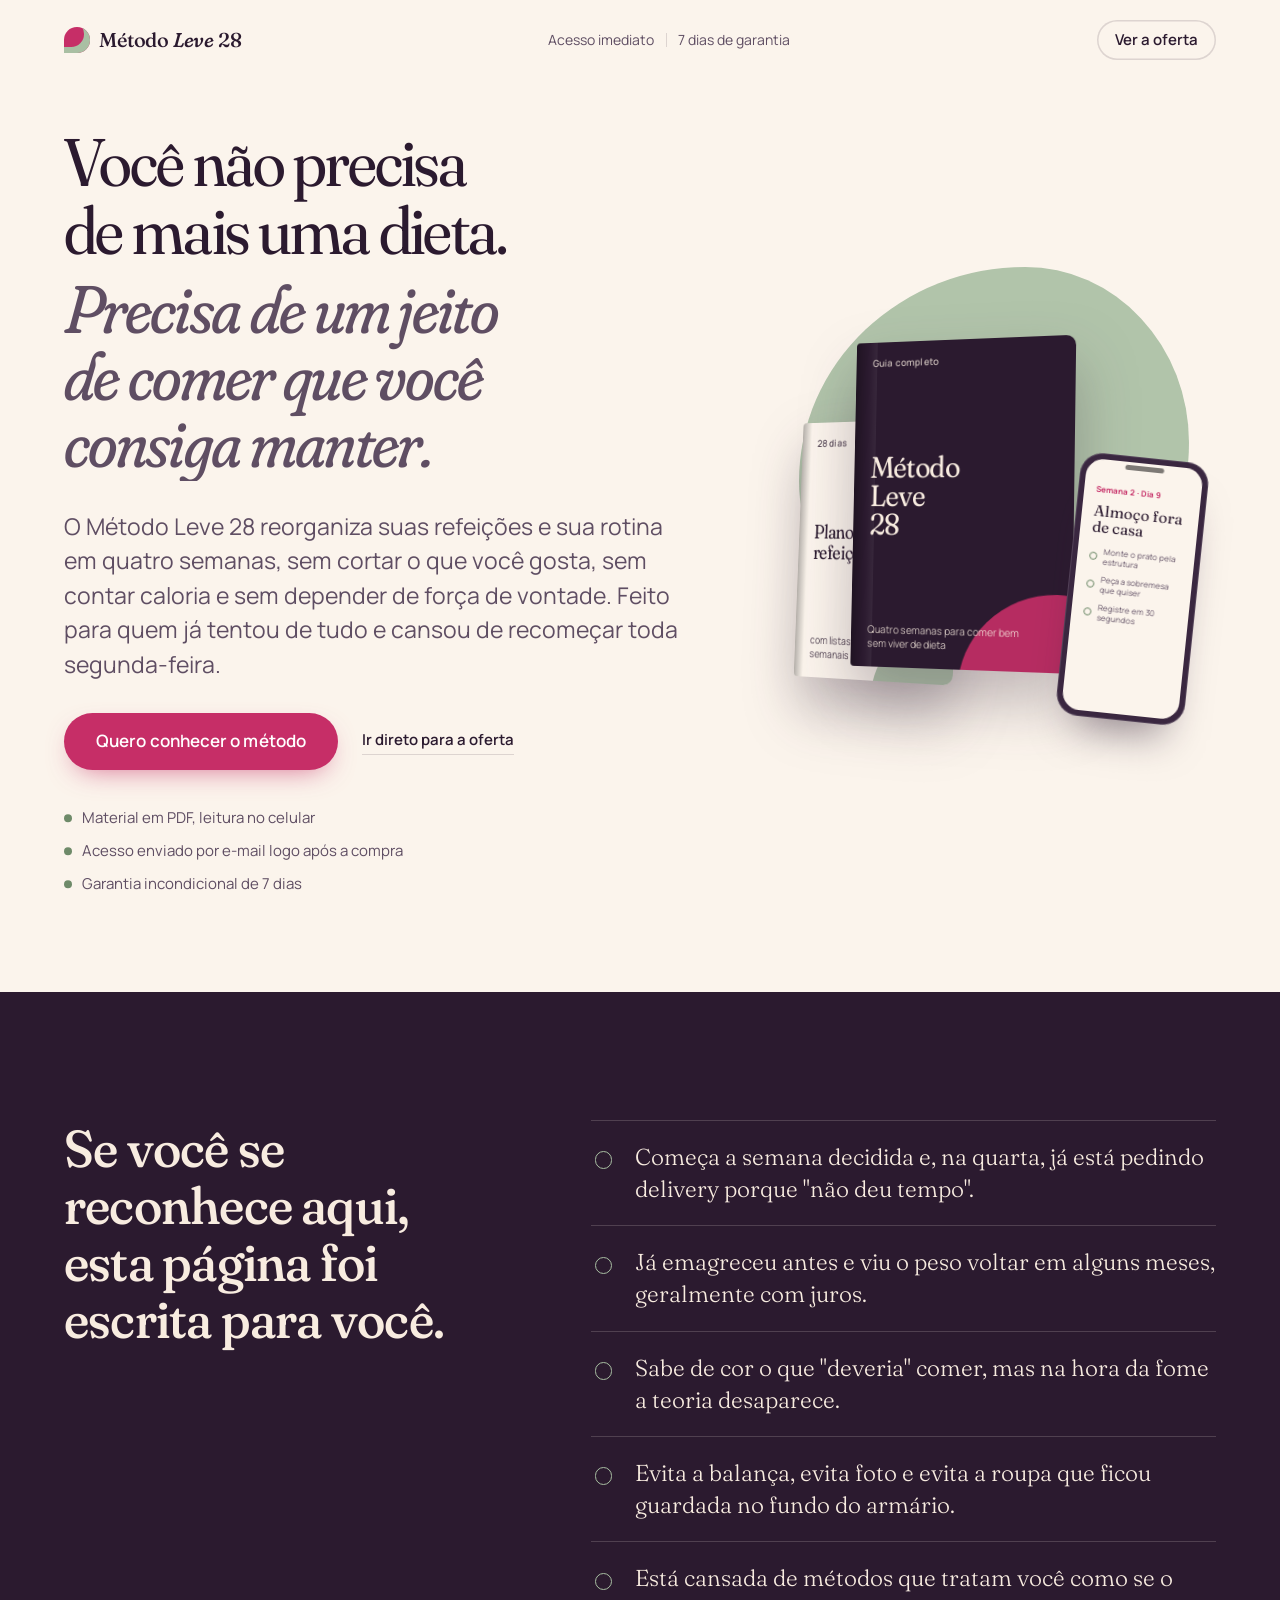
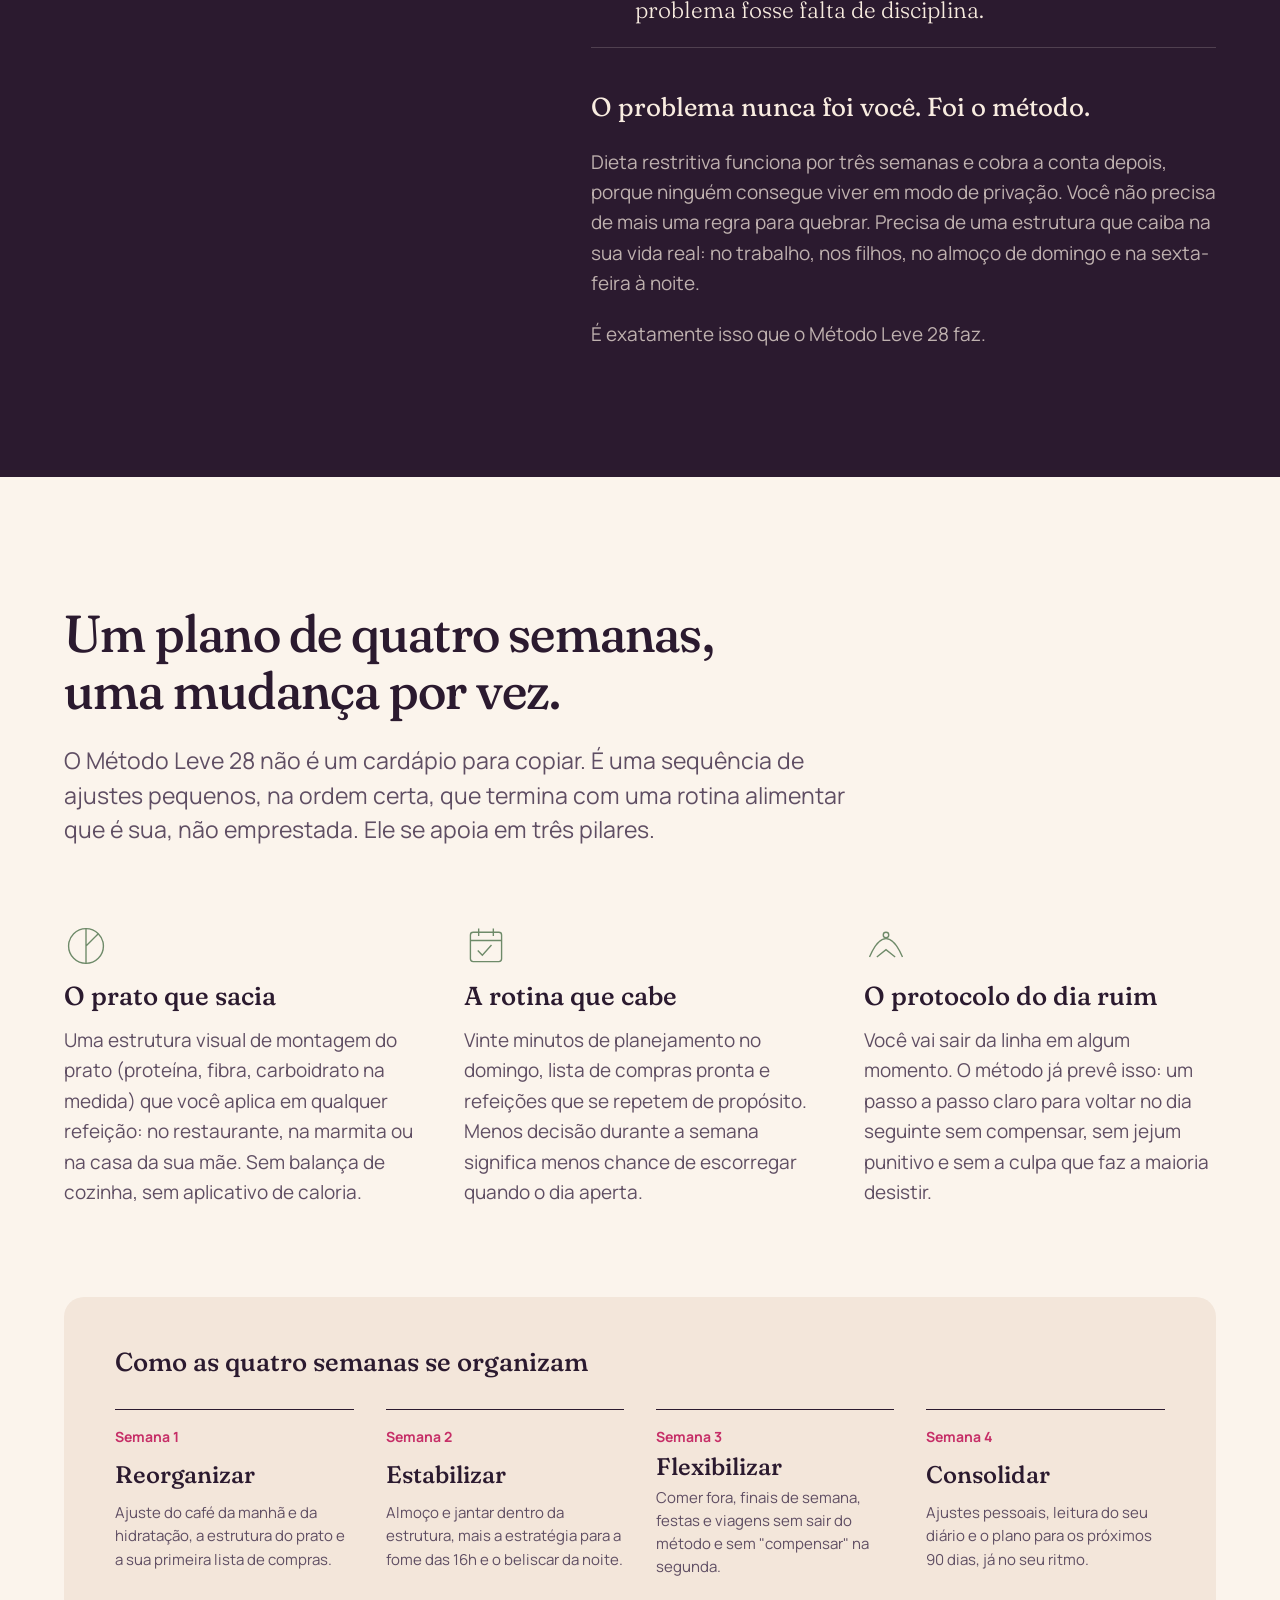
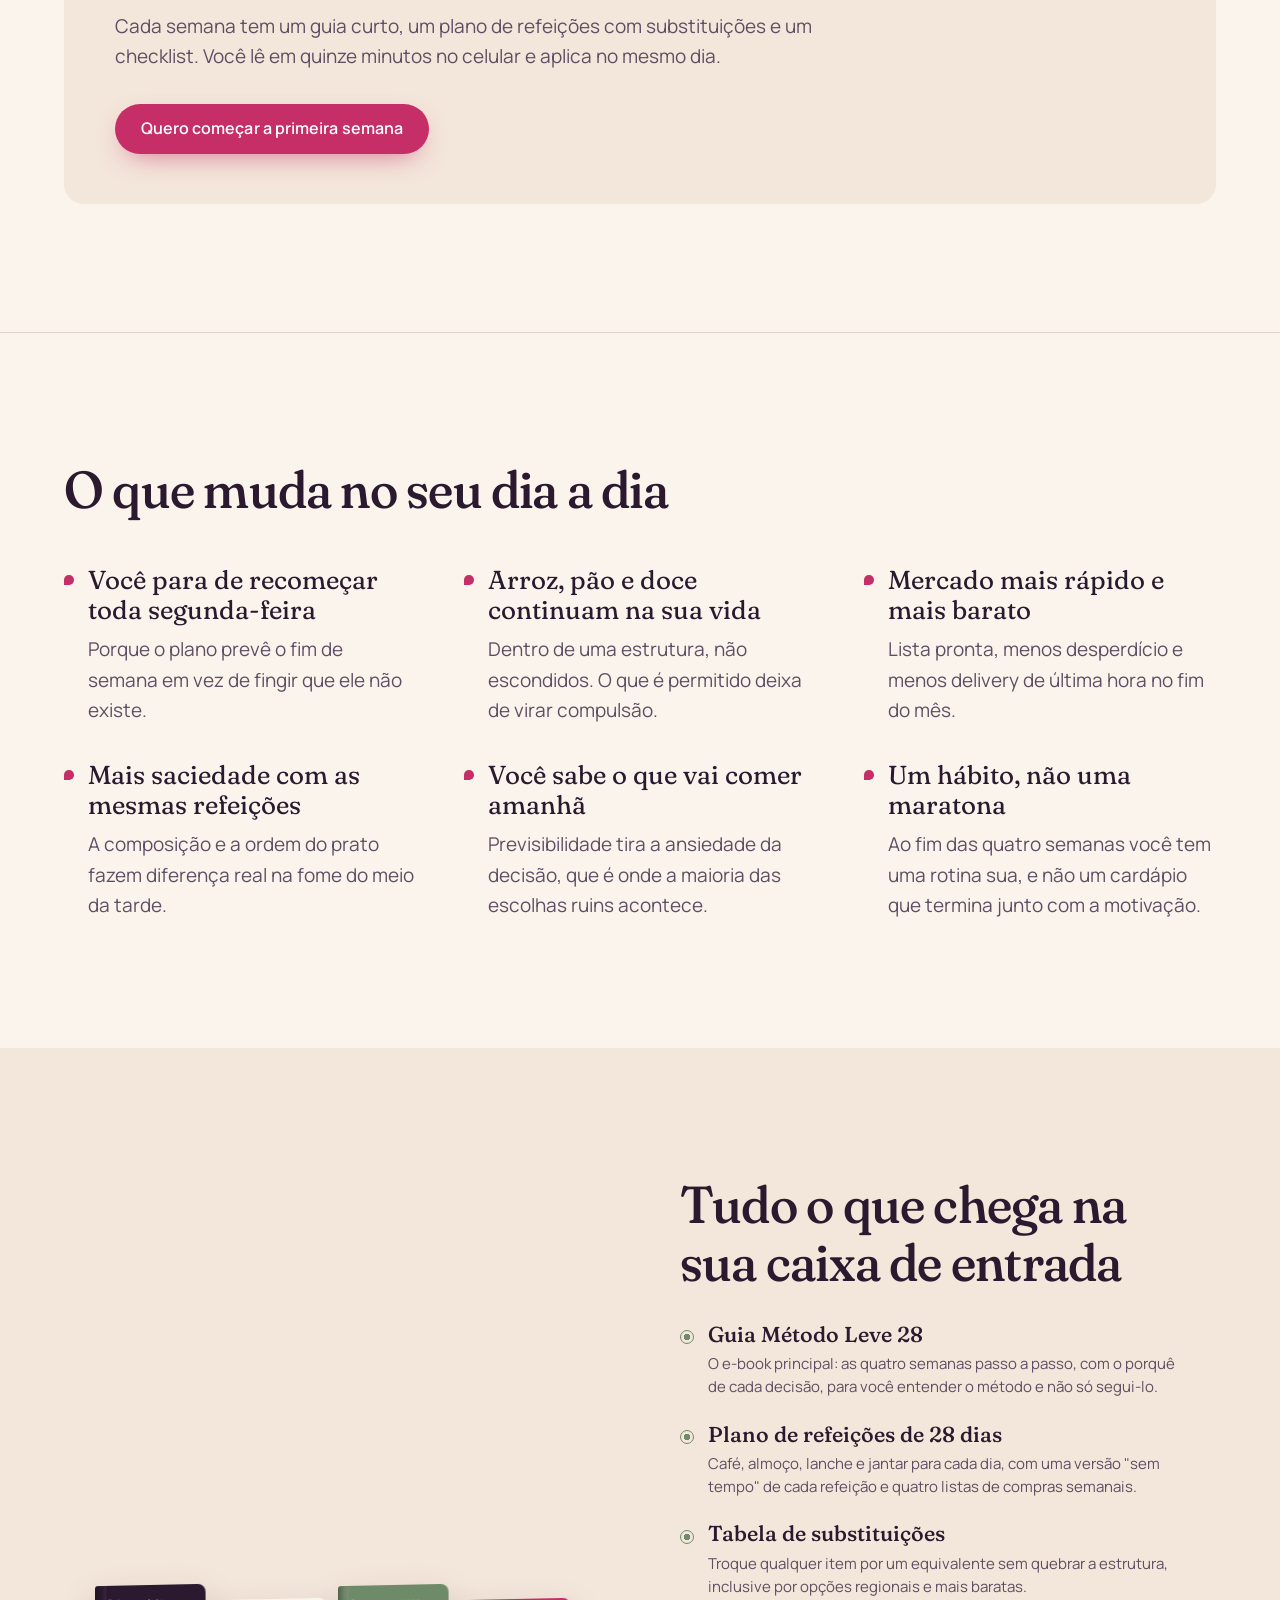
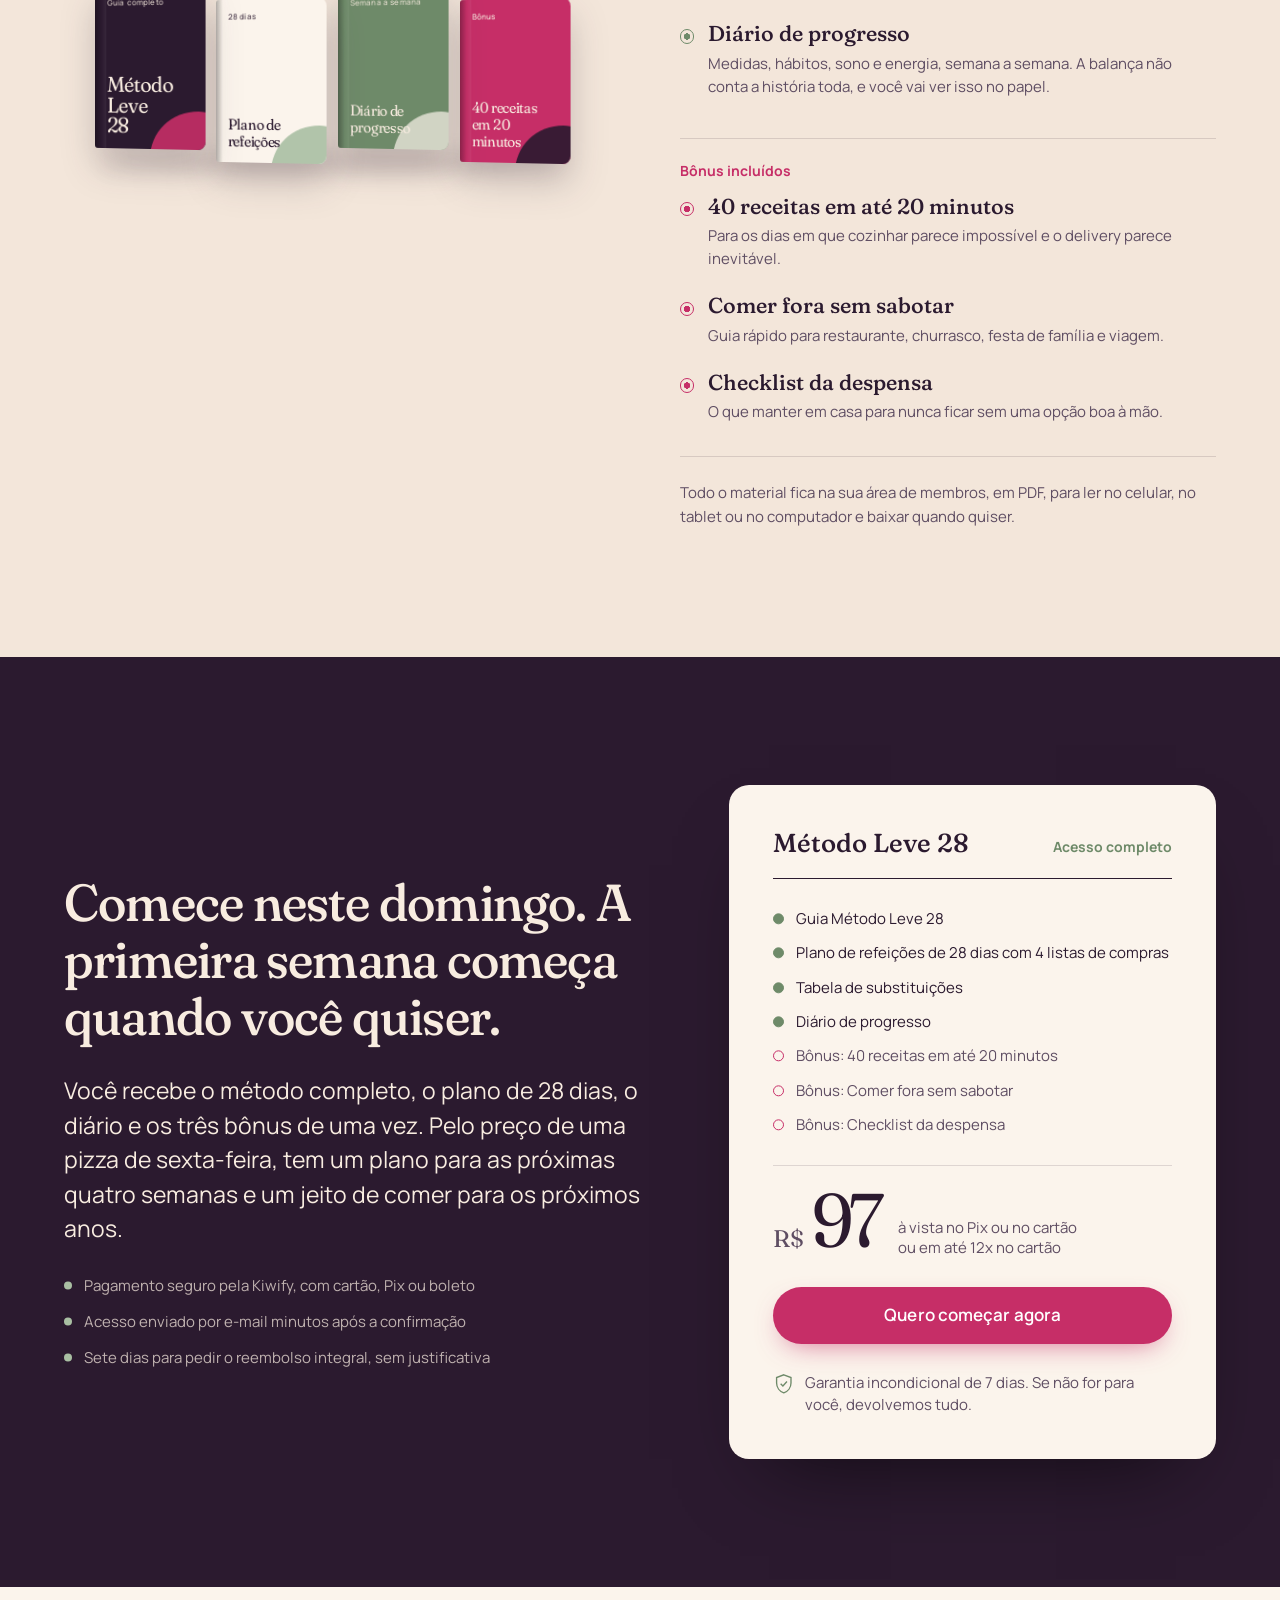
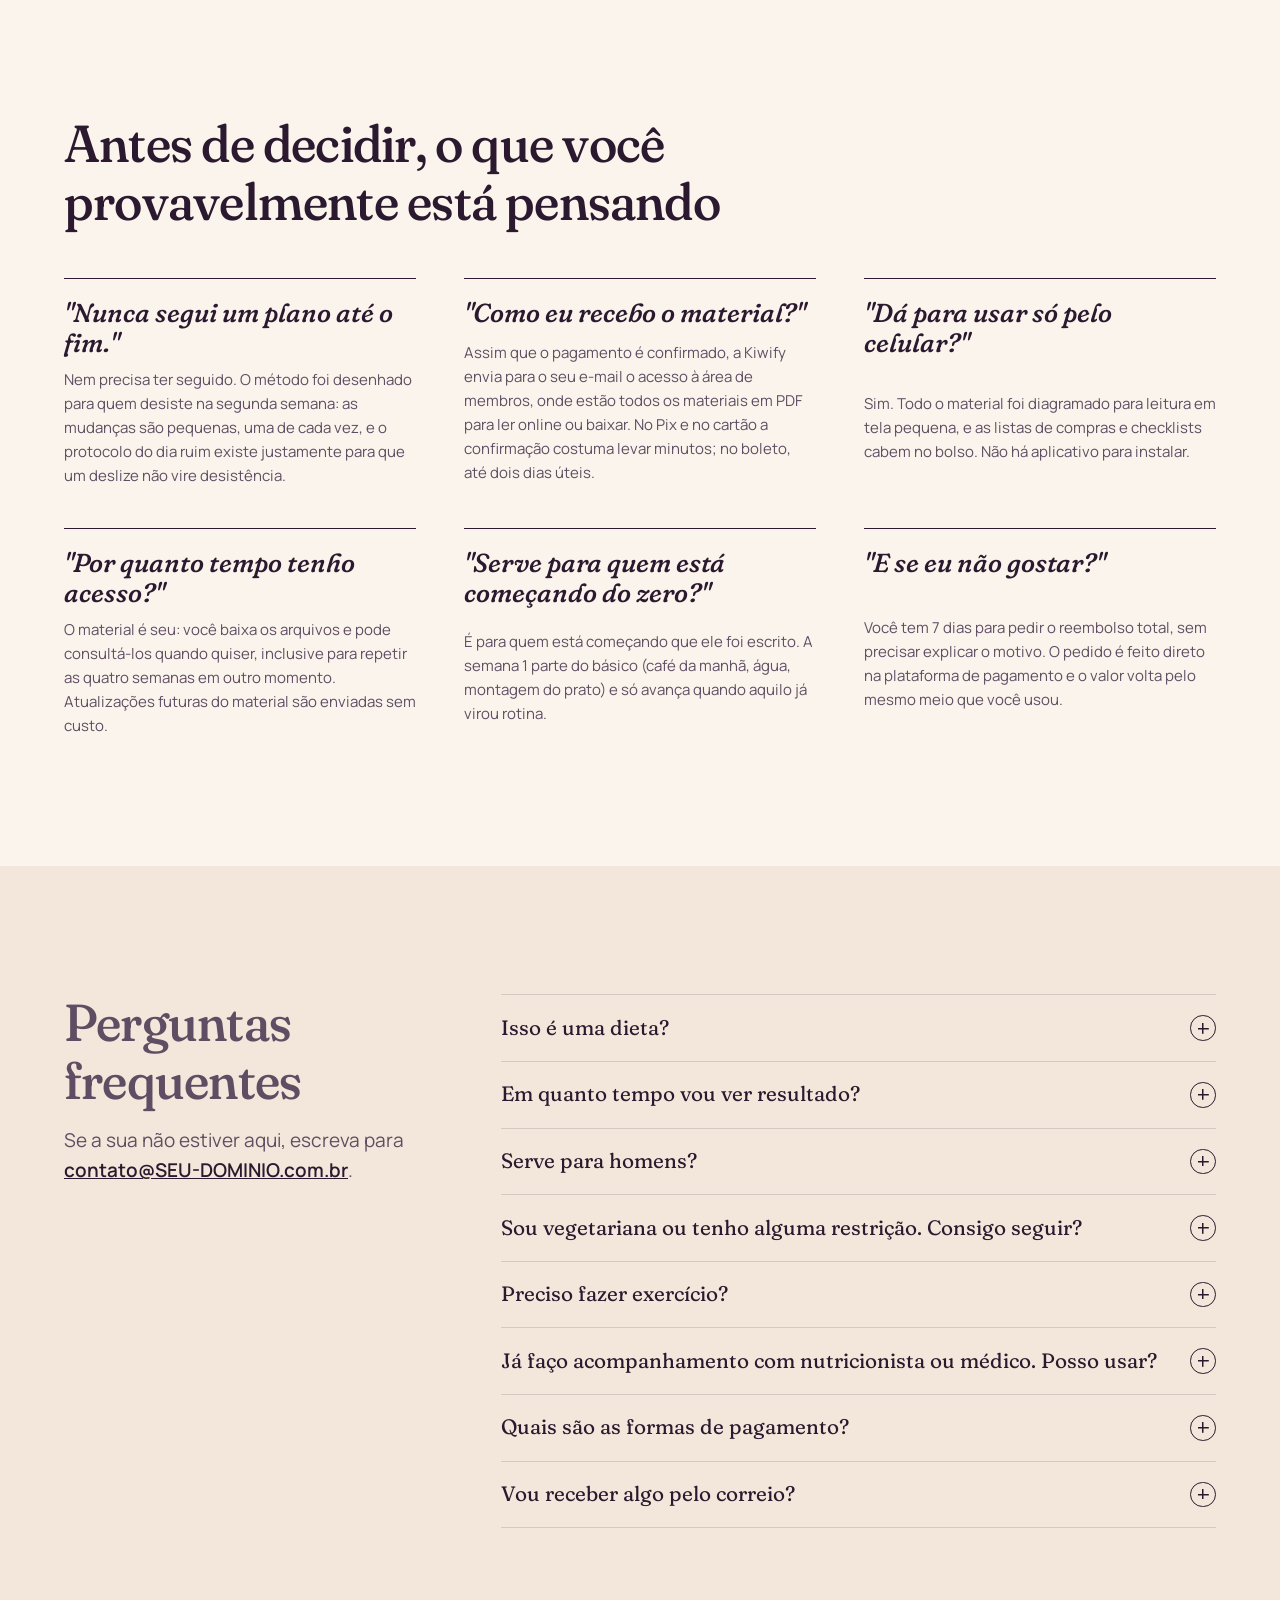
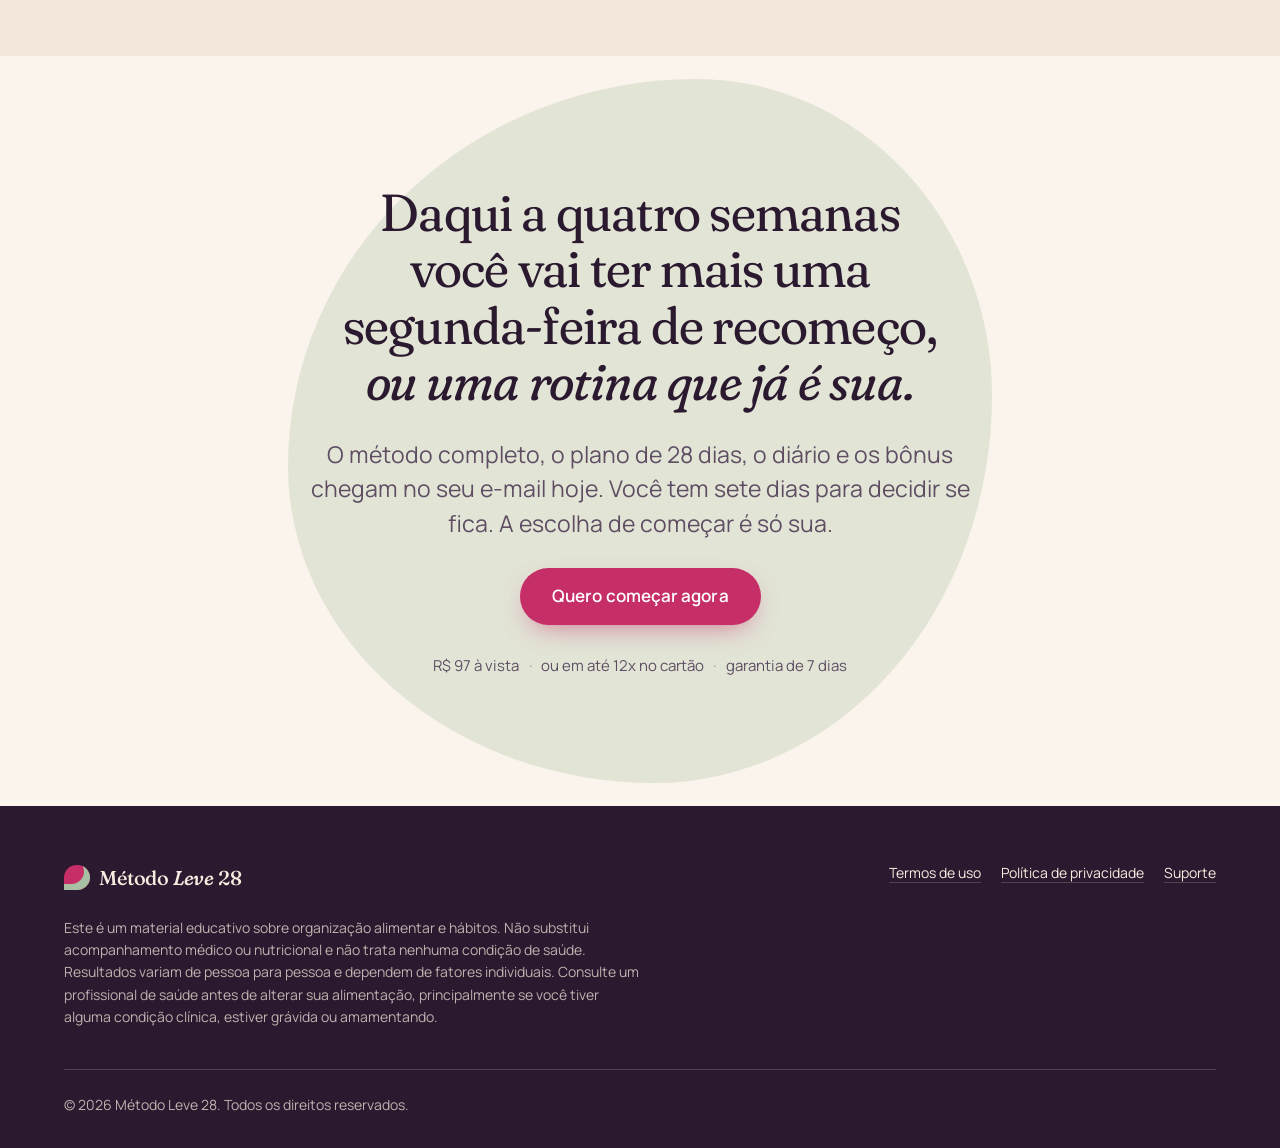
<file: index.html>
<!doctype html>
<html lang="pt-BR">
<head>
  <meta charset="utf-8">
  <meta name="viewport" content="width=device-width, initial-scale=1">
  <title>Método Leve 28 — Emagrecer sem viver de dieta</title>
  <meta name="description" content="Um plano de 4 semanas para reorganizar suas refeições e sua rotina sem cortar o que você gosta, sem contar caloria e sem depender de força de vontade.">
  <meta name="theme-color" content="#2B1A2F">

  <!-- Open Graph (ajuste a URL/imagem antes de publicar) -->
  <meta property="og:title" content="Método Leve 28 — Emagrecer sem viver de dieta">
  <meta property="og:description" content="4 semanas para reorganizar suas refeições e sua rotina — sem cortar o que você gosta e sem contar caloria.">
  <meta property="og:type" content="website">
  <!-- <meta property="og:image" content="https://SEU-DOMINIO/assets/img/og.jpg"> -->

  <link rel="preconnect" href="https://fonts.googleapis.com">
  <link rel="preconnect" href="https://fonts.gstatic.com" crossorigin>
  <link href="https://fonts.googleapis.com/css2?family=Fraunces:ital,opsz,wght,SOFT@0,9..144,300..700,0..100;1,9..144,300..700,0..100&family=Manrope:wght@400;500;600;700&display=swap" rel="stylesheet">
  <link rel="stylesheet" href="assets/css/style.css">
</head>
<body>

<a class="skip" href="#metodo">Pular para o conteúdo</a>

<!-- ============================================================
     01 · HERO
     ============================================================ -->
<header class="hero" id="topo">
  <nav class="nav wrap" aria-label="Principal">
    <a class="brand" href="#topo" aria-label="Método Leve 28, início">
      <span class="brand__mark" aria-hidden="true"></span>
      <span class="brand__name">Método <em>Leve</em> 28</span>
    </a>
    <ul class="nav__trust" aria-label="Garantias">
      <li>Acesso imediato</li>
      <li>7 dias de garantia</li>
    </ul>
    <a class="nav__cta btn btn--ghost" href="#oferta">Ver a oferta</a>
  </nav>

  <div class="hero__grid wrap">
    <div class="hero__copy">
      <h1 class="hero__title">
        <span class="line"><span>Você não precisa de mais uma dieta.</span></span>
        <span class="line line--soft"><span>Precisa de um jeito de comer que você consiga manter.</span></span>
      </h1>
      <p class="hero__lead">
        O Método Leve 28 reorganiza suas refeições e sua rotina em quatro semanas,
        sem cortar o que você gosta, sem contar caloria e sem depender de força de vontade.
        Feito para quem já tentou de tudo e cansou de recomeçar toda segunda-feira.
      </p>
      <div class="hero__actions">
        <a class="btn btn--primary btn--lg" href="#metodo">Quero conhecer o método</a>
        <a class="hero__secondary" href="#oferta">Ir direto para a oferta</a>
      </div>
      <ul class="hero__proof" aria-label="Condições">
        <li>Material em PDF, leitura no celular</li>
        <li>Acesso enviado por e-mail logo após a compra</li>
        <li>Garantia incondicional de 7 dias</li>
      </ul>
    </div>

    <!-- Composição do produto construída em CSS (sem imagens externas) -->
    <div class="hero__visual" aria-hidden="true">
      <div class="shape"></div>
      <div class="stack">
        <div class="book book--main">
          <div class="book__cover">
            <span class="book__kicker">Guia completo</span>
            <span class="book__title">Método<br>Leve<br>28</span>
            <span class="book__sub">Quatro semanas para comer bem sem viver de dieta</span>
          </div>
          <div class="book__spine"></div>
        </div>
        <div class="book book--plan">
          <div class="book__cover">
            <span class="book__kicker">28 dias</span>
            <span class="book__title book__title--sm">Plano de refeições</span>
            <span class="book__sub">com listas de compras semanais</span>
          </div>
          <div class="book__spine"></div>
        </div>
        <div class="phone">
          <div class="phone__bar"></div>
          <div class="phone__screen">
            <span class="phone__eyebrow">Semana 2 · Dia 9</span>
            <span class="phone__h">Almoço fora de casa</span>
            <span class="phone__row"><i></i>Monte o prato pela estrutura</span>
            <span class="phone__row"><i></i>Peça a sobremesa que quiser</span>
            <span class="phone__row"><i></i>Registre em 30 segundos</span>
          </div>
        </div>
      </div>
    </div>
  </div>
</header>

<main>

<!-- ============================================================
     02 · IDENTIFICAÇÃO COM O PROBLEMA
     ============================================================ -->
<section class="problem" id="problema">
  <div class="wrap problem__grid">
    <div class="problem__head">
      <h2 class="h2 h2--light">Se você se reconhece aqui, esta página foi escrita para você.</h2>
    </div>
    <ul class="problem__list">
      <li>Começa a semana decidida e, na quarta, já está pedindo delivery porque "não deu tempo".</li>
      <li>Já emagreceu antes e viu o peso voltar em alguns meses, geralmente com juros.</li>
      <li>Sabe de cor o que "deveria" comer, mas na hora da fome a teoria desaparece.</li>
      <li>Evita a balança, evita foto e evita a roupa que ficou guardada no fundo do armário.</li>
      <li>Está cansada de métodos que tratam você como se o problema fosse falta de disciplina.</li>
    </ul>
    <div class="problem__agit">
      <p class="lead lead--light">
        O problema nunca foi você. Foi o método.
      </p>
      <p>
        Dieta restritiva funciona por três semanas e cobra a conta depois, porque ninguém consegue viver em
        modo de privação. Você não precisa de mais uma regra para quebrar. Precisa de uma estrutura que caiba
        na sua vida real: no trabalho, nos filhos, no almoço de domingo e na sexta-feira à noite.
      </p>
      <p>
        É exatamente isso que o Método Leve 28 faz.
      </p>
    </div>
  </div>
</section>

<!-- ============================================================
     03 · APRESENTAÇÃO DA SOLUÇÃO
     ============================================================ -->
<section class="method" id="metodo">
  <div class="wrap">
    <div class="method__intro">
      <h2 class="h2">Um plano de quatro semanas, uma mudança por vez.</h2>
      <p class="lead">
        O Método Leve 28 não é um cardápio para copiar. É uma sequência de ajustes pequenos, na ordem certa,
        que termina com uma rotina alimentar que é sua, não emprestada. Ele se apoia em três pilares.
      </p>
    </div>

    <div class="pillars">
      <article class="pillar">
        <svg class="pillar__icon" viewBox="0 0 48 48" aria-hidden="true"><circle cx="24" cy="24" r="19" fill="none" stroke="currentColor" stroke-width="1.5"/><path d="M24 5v38M24 24l13.4-13.4" fill="none" stroke="currentColor" stroke-width="1.5"/></svg>
        <h3>O prato que sacia</h3>
        <p>Uma estrutura visual de montagem do prato (proteína, fibra, carboidrato na medida) que você aplica em qualquer refeição: no restaurante, na marmita ou na casa da sua mãe. Sem balança de cozinha, sem aplicativo de caloria.</p>
      </article>
      <article class="pillar">
        <svg class="pillar__icon" viewBox="0 0 48 48" aria-hidden="true"><rect x="7" y="9" width="34" height="32" rx="3" fill="none" stroke="currentColor" stroke-width="1.5"/><path d="M7 18h34M16 5v8M32 5v8" fill="none" stroke="currentColor" stroke-width="1.5"/><path d="M15 29l5 5 10-11" fill="none" stroke="currentColor" stroke-width="1.5"/></svg>
        <h3>A rotina que cabe</h3>
        <p>Vinte minutos de planejamento no domingo, lista de compras pronta e refeições que se repetem de propósito. Menos decisão durante a semana significa menos chance de escorregar quando o dia aperta.</p>
      </article>
      <article class="pillar">
        <svg class="pillar__icon" viewBox="0 0 48 48" aria-hidden="true"><path d="M6 36c6-14 12-20 18-20s12 6 18 20" fill="none" stroke="currentColor" stroke-width="1.5"/><path d="M14 36l10-8 10 8" fill="none" stroke="currentColor" stroke-width="1.5"/><circle cx="24" cy="12" r="3" fill="none" stroke="currentColor" stroke-width="1.5"/></svg>
        <h3>O protocolo do dia ruim</h3>
        <p>Você vai sair da linha em algum momento. O método já prevê isso: um passo a passo claro para voltar no dia seguinte sem compensar, sem jejum punitivo e sem a culpa que faz a maioria desistir.</p>
      </article>
    </div>

    <div class="weeks">
      <h3 class="weeks__title">Como as quatro semanas se organizam</h3>
      <ol class="weeks__list">
        <li>
          <span class="weeks__n">Semana 1</span>
          <h4>Reorganizar</h4>
          <p>Ajuste do café da manhã e da hidratação, a estrutura do prato e a sua primeira lista de compras.</p>
        </li>
        <li>
          <span class="weeks__n">Semana 2</span>
          <h4>Estabilizar</h4>
          <p>Almoço e jantar dentro da estrutura, mais a estratégia para a fome das 16h e o beliscar da noite.</p>
        </li>
        <li>
          <span class="weeks__n">Semana 3</span>
          <h4>Flexibilizar</h4>
          <p>Comer fora, finais de semana, festas e viagens sem sair do método e sem "compensar" na segunda.</p>
        </li>
        <li>
          <span class="weeks__n">Semana 4</span>
          <h4>Consolidar</h4>
          <p>Ajustes pessoais, leitura do seu diário e o plano para os próximos 90 dias, já no seu ritmo.</p>
        </li>
      </ol>
      <p class="weeks__how">
        Cada semana tem um guia curto, um plano de refeições com substituições e um checklist.
        Você lê em quinze minutos no celular e aplica no mesmo dia.
      </p>
      <a class="btn btn--primary" href="#oferta">Quero começar a primeira semana</a>
    </div>
  </div>
</section>

<!-- ============================================================
     04 · BENEFÍCIOS
     ============================================================ -->
<section class="benefits" id="beneficios">
  <div class="wrap">
    <h2 class="h2">O que muda no seu dia a dia</h2>
    <dl class="benefits__grid">
      <div>
        <dt>Você para de recomeçar toda segunda-feira</dt>
        <dd>Porque o plano prevê o fim de semana em vez de fingir que ele não existe.</dd>
      </div>
      <div>
        <dt>Arroz, pão e doce continuam na sua vida</dt>
        <dd>Dentro de uma estrutura, não escondidos. O que é permitido deixa de virar compulsão.</dd>
      </div>
      <div>
        <dt>Mercado mais rápido e mais barato</dt>
        <dd>Lista pronta, menos desperdício e menos delivery de última hora no fim do mês.</dd>
      </div>
      <div>
        <dt>Mais saciedade com as mesmas refeições</dt>
        <dd>A composição e a ordem do prato fazem diferença real na fome do meio da tarde.</dd>
      </div>
      <div>
        <dt>Você sabe o que vai comer amanhã</dt>
        <dd>Previsibilidade tira a ansiedade da decisão, que é onde a maioria das escolhas ruins acontece.</dd>
      </div>
      <div>
        <dt>Um hábito, não uma maratona</dt>
        <dd>Ao fim das quatro semanas você tem uma rotina sua, e não um cardápio que termina junto com a motivação.</dd>
      </div>
    </dl>
  </div>
</section>

<!-- ============================================================
     05 · O QUE VOCÊ VAI RECEBER
     ============================================================ -->
<section class="contents" id="conteudo">
  <div class="wrap contents__grid">
    <div class="contents__visual" aria-hidden="true">
      <div class="shelf">
        <div class="book book--main book--shelf">
          <div class="book__cover">
            <span class="book__kicker">Guia completo</span>
            <span class="book__title">Método<br>Leve<br>28</span>
          </div>
          <div class="book__spine"></div>
        </div>
        <div class="book book--plan book--shelf">
          <div class="book__cover">
            <span class="book__kicker">28 dias</span>
            <span class="book__title book__title--sm">Plano de refeições</span>
          </div>
          <div class="book__spine"></div>
        </div>
        <div class="book book--diary book--shelf">
          <div class="book__cover">
            <span class="book__kicker">Semana a semana</span>
            <span class="book__title book__title--sm">Diário de progresso</span>
          </div>
          <div class="book__spine"></div>
        </div>
        <div class="book book--bonus book--shelf">
          <div class="book__cover">
            <span class="book__kicker">Bônus</span>
            <span class="book__title book__title--sm">40 receitas em 20 minutos</span>
          </div>
          <div class="book__spine"></div>
        </div>
      </div>
    </div>

    <div class="contents__copy">
      <h2 class="h2">Tudo o que chega na sua caixa de entrada</h2>
      <ul class="items">
        <li>
          <h3>Guia Método Leve 28</h3>
          <p>O e-book principal: as quatro semanas passo a passo, com o porquê de cada decisão, para você entender o método e não só segui-lo.</p>
        </li>
        <li>
          <h3>Plano de refeições de 28 dias</h3>
          <p>Café, almoço, lanche e jantar para cada dia, com uma versão "sem tempo" de cada refeição e quatro listas de compras semanais.</p>
        </li>
        <li>
          <h3>Tabela de substituições</h3>
          <p>Troque qualquer item por um equivalente sem quebrar a estrutura, inclusive por opções regionais e mais baratas.</p>
        </li>
        <li>
          <h3>Diário de progresso</h3>
          <p>Medidas, hábitos, sono e energia, semana a semana. A balança não conta a história toda, e você vai ver isso no papel.</p>
        </li>
      </ul>

      <h3 class="items__bonus-title">Bônus incluídos</h3>
      <ul class="items items--bonus">
        <li>
          <h3>40 receitas em até 20 minutos</h3>
          <p>Para os dias em que cozinhar parece impossível e o delivery parece inevitável.</p>
        </li>
        <li>
          <h3>Comer fora sem sabotar</h3>
          <p>Guia rápido para restaurante, churrasco, festa de família e viagem.</p>
        </li>
        <li>
          <h3>Checklist da despensa</h3>
          <p>O que manter em casa para nunca ficar sem uma opção boa à mão.</p>
        </li>
      </ul>
      <p class="items__format">Todo o material fica na sua área de membros, em PDF, para ler no celular, no tablet ou no computador e baixar quando quiser.</p>
    </div>
  </div>
</section>

<!-- ============================================================
     06 · PROVA SOCIAL
     Esta seção fica OCULTA até existirem depoimentos reais.
     Ative em assets/js/main.js → CONFIG.showTestimonials = true
     e substitua os textos de exemplo pelos depoimentos verdadeiros.
     ============================================================ -->
<section class="social" id="depoimentos" data-testimonials hidden>
  <div class="wrap">
    <h2 class="h2">Quem já começou</h2>
    <div class="social__grid">
      <!-- TODO: substituir pelos depoimentos REAIS (nome, cidade, texto). Não publicar com os placeholders. -->
      <figure class="quote">
        <blockquote><p data-placeholder>[Depoimento real da cliente aqui — texto na íntegra, sem edição de sentido]</p></blockquote>
        <figcaption><strong data-placeholder>[Nome]</strong><span data-placeholder>[Cidade/UF]</span></figcaption>
      </figure>
      <figure class="quote">
        <blockquote><p data-placeholder>[Depoimento real da cliente aqui]</p></blockquote>
        <figcaption><strong data-placeholder>[Nome]</strong><span data-placeholder>[Cidade/UF]</span></figcaption>
      </figure>
      <figure class="quote">
        <blockquote><p data-placeholder>[Depoimento real da cliente aqui]</p></blockquote>
        <figcaption><strong data-placeholder>[Nome]</strong><span data-placeholder>[Cidade/UF]</span></figcaption>
      </figure>
    </div>
  </div>
</section>

<!-- ============================================================
     07 · OFERTA
     ============================================================ -->
<section class="offer" id="oferta">
  <div class="wrap offer__grid">
    <div class="offer__copy">
      <h2 class="h2 h2--light">Comece neste domingo. A primeira semana começa quando você quiser.</h2>
      <p class="lead lead--light">
        Você recebe o método completo, o plano de 28 dias, o diário e os três bônus de uma vez.
        Pelo preço de uma pizza de sexta-feira, tem um plano para as próximas quatro semanas e um jeito de comer
        para os próximos anos.
      </p>
      <ul class="offer__assurances">
        <li>Pagamento seguro pela Kiwify, com cartão, Pix ou boleto</li>
        <li>Acesso enviado por e-mail minutos após a confirmação</li>
        <li>Sete dias para pedir o reembolso integral, sem justificativa</li>
      </ul>
    </div>

    <div class="price" role="region" aria-labelledby="price-title">
      <div class="price__head">
        <h3 id="price-title">Método Leve 28</h3>
        <p>Acesso completo</p>
      </div>
      <ul class="price__list">
        <li>Guia Método Leve 28</li>
        <li>Plano de refeições de 28 dias com 4 listas de compras</li>
        <li>Tabela de substituições</li>
        <li>Diário de progresso</li>
        <li class="price__bonus">Bônus: 40 receitas em até 20 minutos</li>
        <li class="price__bonus">Bônus: Comer fora sem sabotar</li>
        <li class="price__bonus">Bônus: Checklist da despensa</li>
      </ul>
      <div class="price__value">
        <span class="price__currency">R$</span>
        <span class="price__amount" data-price>97</span>
        <span class="price__terms">à vista no Pix ou no cartão<br><span data-installments>ou em até 12x no cartão</span></span>
      </div>
      <!-- INTEGRAÇÃO: o href é preenchido por CONFIG.checkoutUrl (assets/js/main.js). Enquanto vazio, o botão rola até a FAQ. -->
      <a class="btn btn--primary btn--lg btn--block" href="#faq" data-checkout>Quero começar agora</a>
      <p class="price__guarantee">
        <svg viewBox="0 0 24 24" aria-hidden="true"><path d="M12 2l8 3v6c0 5-3.4 9.4-8 11-4.6-1.6-8-6-8-11V5l8-3z" fill="none" stroke="currentColor" stroke-width="1.5"/><path d="M8.5 12l2.5 2.5 4.5-5" fill="none" stroke="currentColor" stroke-width="1.5"/></svg>
        <span>Garantia incondicional de <span data-guarantee>7</span> dias. Se não for para você, devolvemos tudo.</span>
      </p>
    </div>
  </div>
</section>

<!-- ============================================================
     08 · QUEBRA DE OBJEÇÕES
     ============================================================ -->
<section class="objections" id="duvidas">
  <div class="wrap">
    <h2 class="h2">Antes de decidir, o que você provavelmente está pensando</h2>
    <div class="obj__grid">
      <div class="obj">
        <h3>"Nunca segui um plano até o fim."</h3>
        <p>Nem precisa ter seguido. O método foi desenhado para quem desiste na segunda semana: as mudanças são pequenas, uma de cada vez, e o protocolo do dia ruim existe justamente para que um deslize não vire desistência.</p>
      </div>
      <div class="obj">
        <h3>"Como eu recebo o material?"</h3>
        <p>Assim que o pagamento é confirmado, a Kiwify envia para o seu e-mail o acesso à área de membros, onde estão todos os materiais em PDF para ler online ou baixar. No Pix e no cartão a confirmação costuma levar minutos; no boleto, até dois dias úteis.</p>
      </div>
      <div class="obj">
        <h3>"Dá para usar só pelo celular?"</h3>
        <p>Sim. Todo o material foi diagramado para leitura em tela pequena, e as listas de compras e checklists cabem no bolso. Não há aplicativo para instalar.</p>
      </div>
      <div class="obj">
        <h3>"Por quanto tempo tenho acesso?"</h3>
        <p>O material é seu: você baixa os arquivos e pode consultá-los quando quiser, inclusive para repetir as quatro semanas em outro momento. <span data-access-note>Atualizações futuras do material são enviadas sem custo.</span></p>
      </div>
      <div class="obj">
        <h3>"Serve para quem está começando do zero?"</h3>
        <p>É para quem está começando que ele foi escrito. A semana 1 parte do básico (café da manhã, água, montagem do prato) e só avança quando aquilo já virou rotina.</p>
      </div>
      <div class="obj">
        <h3>"E se eu não gostar?"</h3>
        <p>Você tem <span data-guarantee>7</span> dias para pedir o reembolso total, sem precisar explicar o motivo. O pedido é feito direto na plataforma de pagamento e o valor volta pelo mesmo meio que você usou.</p>
      </div>
    </div>
  </div>
</section>

<!-- ============================================================
     09 · FAQ
     ============================================================ -->
<section class="faq" id="faq">
  <div class="wrap faq__grid">
    <div class="faq__head">
      <h2 class="h2">Perguntas frequentes</h2>
      <p>Se a sua não estiver aqui, escreva para <a href="mailto:contato@SEU-DOMINIO.com.br" data-support-email>contato@SEU-DOMINIO.com.br</a>.</p>
    </div>
    <div class="accordion" data-accordion>
      <details>
        <summary>Isso é uma dieta?</summary>
        <div class="accordion__body"><p>Não. Dieta tem data para acabar e lista de proibições. O Método Leve 28 é um processo de reorganização: você aprende a montar refeições e a planejar a semana de um jeito que continua funcionando depois do dia 28, incluindo arroz, pão, sobremesa e almoço de domingo.</p></div>
      </details>
      <details>
        <summary>Em quanto tempo vou ver resultado?</summary>
        <div class="accordion__body"><p>Varia de pessoa para pessoa, e qualquer página que prometa um número está mentindo. O que a maioria percebe primeiro, ainda nas duas primeiras semanas, é menos fome descontrolada à tarde e mais energia. Mudanças no corpo acompanham a consistência, e é por isso que o diário acompanha mais do que a balança.</p></div>
      </details>
      <details>
        <summary>Serve para homens?</summary>
        <div class="accordion__body"><p>Serve. A estrutura do prato e o planejamento semanal funcionam para qualquer pessoa adulta. A tabela de substituições permite ajustar as porções para quem precisa de mais volume.</p></div>
      </details>
      <details>
        <summary>Sou vegetariana ou tenho alguma restrição. Consigo seguir?</summary>
        <div class="accordion__body"><p>Na maior parte dos casos, sim: a tabela de substituições traz equivalentes vegetais para as proteínas e alternativas para glúten e lactose. Se você tem uma condição clínica ou uma restrição prescrita, siga a orientação do seu profissional de saúde e use o método como apoio de organização, não como substituto.</p></div>
      </details>
      <details>
        <summary>Preciso fazer exercício?</summary>
        <div class="accordion__body"><p>O método é sobre alimentação e rotina, e funciona sem academia. Há um capítulo sobre movimento no dia a dia (caminhada, escada, pausas), mas nada que exija equipamento ou treino.</p></div>
      </details>
      <details>
        <summary>Já faço acompanhamento com nutricionista ou médico. Posso usar?</summary>
        <div class="accordion__body"><p>Pode, e vale levar o material para a consulta. O método não substitui acompanhamento profissional nem trata nenhuma condição; ele organiza a execução do dia a dia, que costuma ser onde a orientação se perde.</p></div>
      </details>
      <details>
        <summary>Quais são as formas de pagamento?</summary>
        <div class="accordion__body"><p>Cartão de crédito (à vista ou parcelado), Pix e boleto, processados pela plataforma de pagamento. Seus dados de cartão não passam por este site.</p></div>
      </details>
      <details>
        <summary>Vou receber algo pelo correio?</summary>
        <div class="accordion__body"><p>Não. O Método Leve 28 é 100% digital. Isso é o que permite o acesso imediato e o preço que você vê nesta página.</p></div>
      </details>
    </div>
  </div>
</section>

<!-- ============================================================
     10 · CTA FINAL
     ============================================================ -->
<section class="final" id="comecar">
  <div class="wrap final__inner">
    <h2 class="final__title">
      Daqui a quatro semanas você vai ter mais uma segunda-feira de recomeço,
      <em>ou uma rotina que já é sua.</em>
    </h2>
    <p class="final__lead">
      O método completo, o plano de 28 dias, o diário e os bônus chegam no seu e-mail hoje.
      Você tem sete dias para decidir se fica. A escolha de começar é só sua.
    </p>
    <a class="btn btn--primary btn--lg" href="#faq" data-checkout>Quero começar agora</a>
    <p class="final__price">R$ <span data-price>97</span> à vista <span class="sep">·</span> <span data-installments>ou em até 12x no cartão</span> <span class="sep">·</span> garantia de <span data-guarantee>7</span> dias</p>
  </div>
</section>

</main>

<footer class="footer">
  <div class="wrap footer__grid">
    <div>
      <a class="brand brand--footer" href="#topo"><span class="brand__mark" aria-hidden="true"></span><span class="brand__name">Método <em>Leve</em> 28</span></a>
      <p class="footer__legal">
        Este é um material educativo sobre organização alimentar e hábitos. Não substitui acompanhamento médico
        ou nutricional e não trata nenhuma condição de saúde. Resultados variam de pessoa para pessoa e dependem
        de fatores individuais. Consulte um profissional de saúde antes de alterar sua alimentação, principalmente
        se você tiver alguma condição clínica, estiver grávida ou amamentando.
      </p>
    </div>
    <ul class="footer__links">
      <li><a href="termos.html">Termos de uso</a></li>
      <li><a href="privacidade.html">Política de privacidade</a></li>
      <li><a href="mailto:contato@SEU-DOMINIO.com.br" data-support-email>Suporte</a></li>
    </ul>
  </div>
  <p class="footer__copy wrap">© <span data-year></span> Método Leve 28. Todos os direitos reservados. <span data-owner-footer></span></p>
</footer>

<!-- Barra fixa de CTA no mobile (aparece após a primeira dobra) -->
<div class="sticky" data-sticky aria-hidden="true">
  <div class="sticky__inner">
    <span class="sticky__price">R$ <strong data-price>97</strong> <small>à vista</small></span>
    <a class="btn btn--primary" href="#oferta" data-sticky-cta>Quero começar</a>
  </div>
</div>

<script src="assets/js/main.js" defer></script>
</body>
</html>
</file>
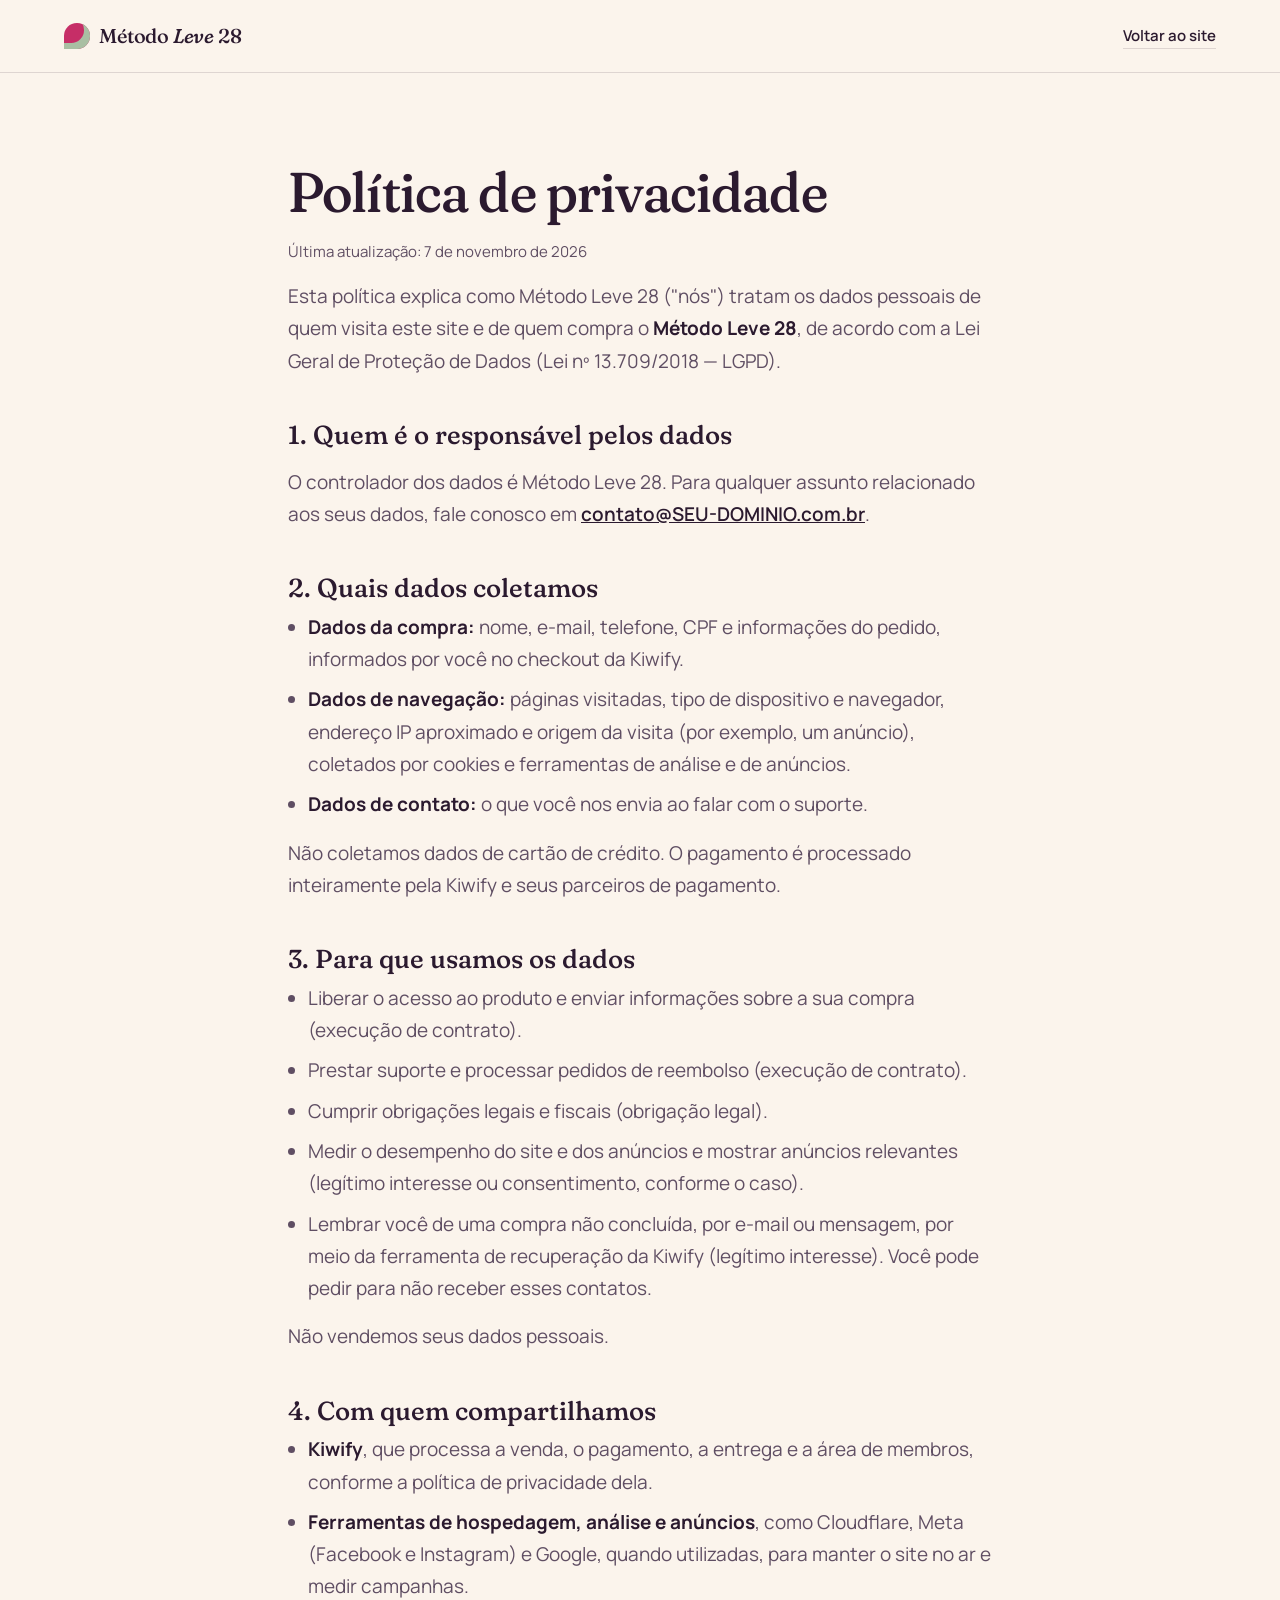
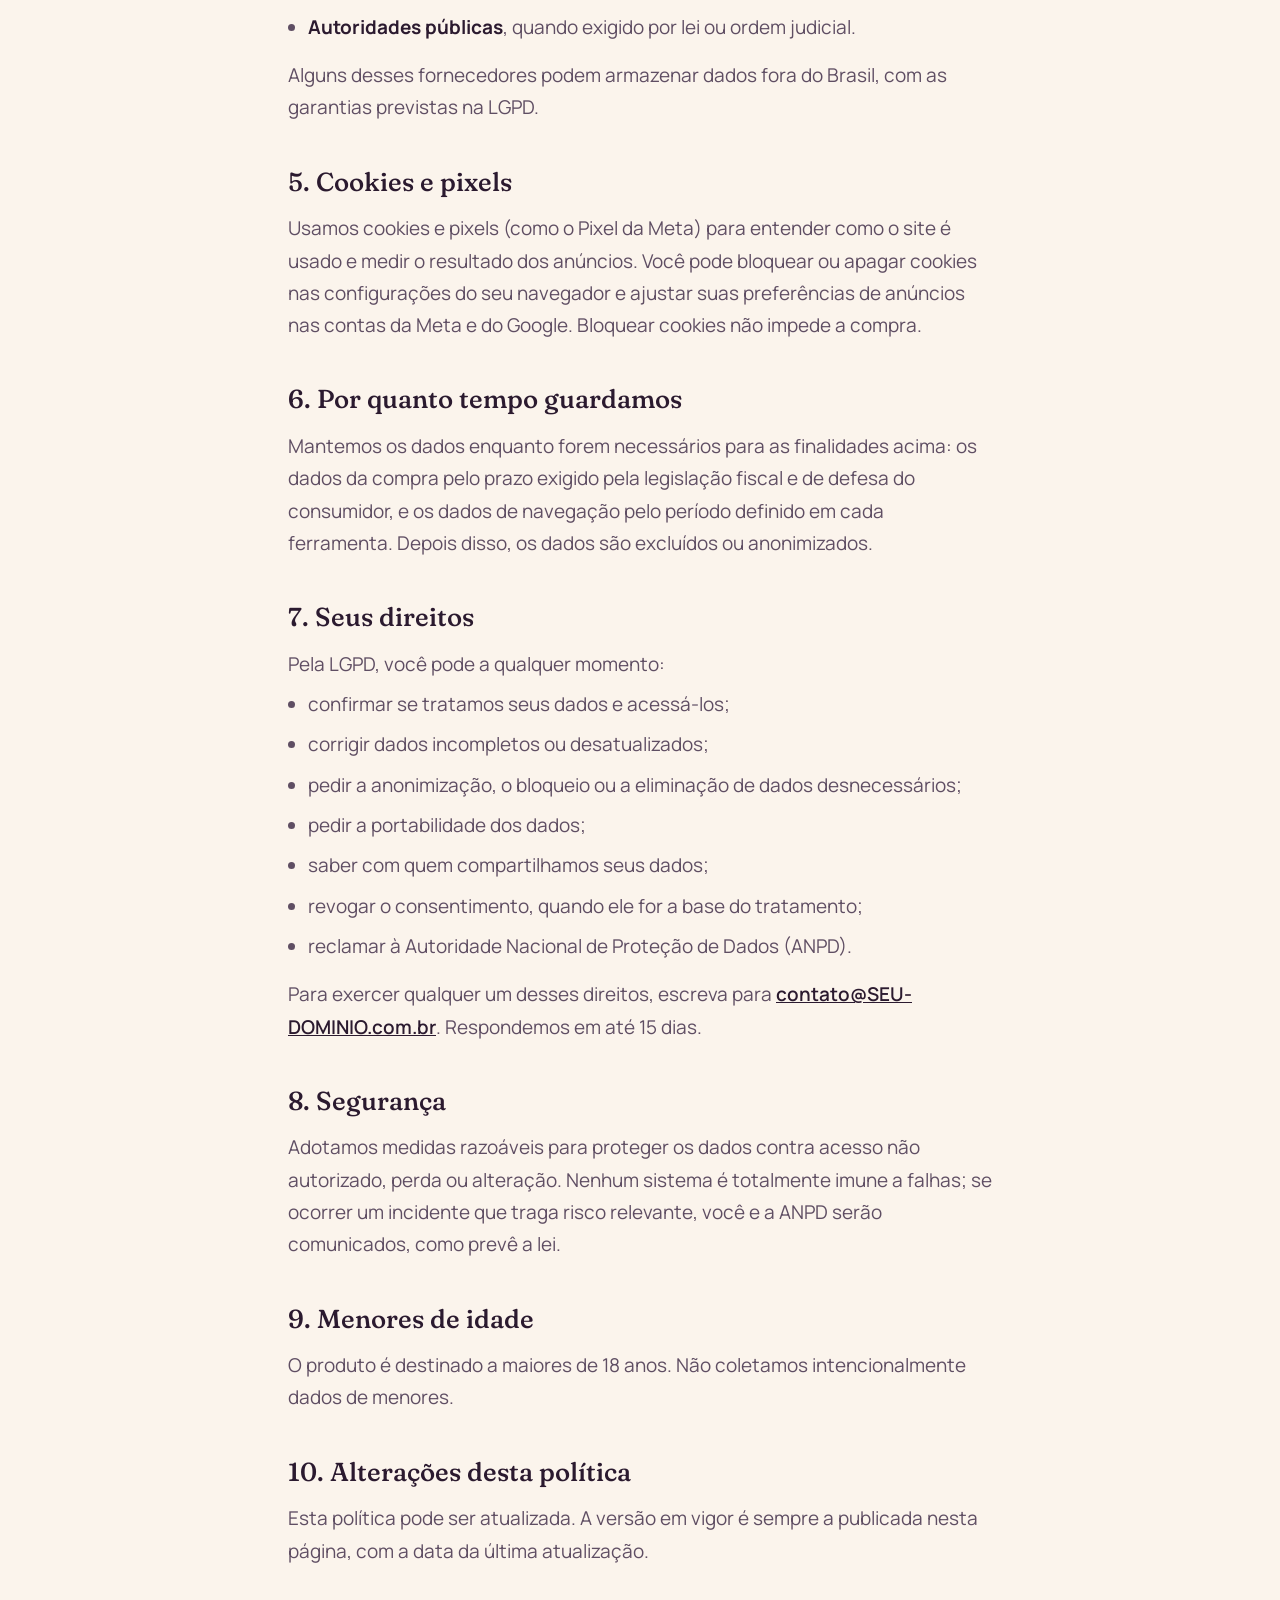
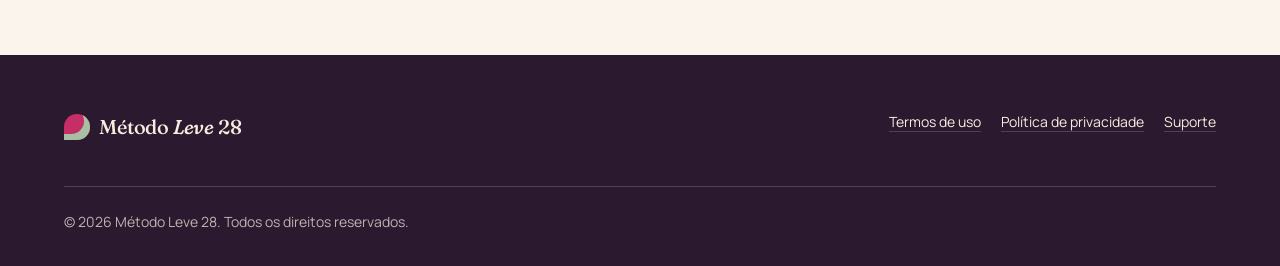
<file: privacidade.html>
<!doctype html>
<html lang="pt-BR">
<head>
  <meta charset="utf-8">
  <meta name="viewport" content="width=device-width, initial-scale=1">
  <title>Política de privacidade — Método Leve 28</title>
  <meta name="description" content="Como o Método Leve 28 trata seus dados pessoais, de acordo com a LGPD.">
  <meta name="robots" content="noindex, follow">
  <meta name="theme-color" content="#2B1A2F">
  <link rel="preconnect" href="https://fonts.googleapis.com">
  <link rel="preconnect" href="https://fonts.gstatic.com" crossorigin>
  <link href="https://fonts.googleapis.com/css2?family=Fraunces:ital,opsz,wght,SOFT@0,9..144,300..700,0..100;1,9..144,300..700,0..100&family=Manrope:wght@400;500;600;700&display=swap" rel="stylesheet">
  <link rel="stylesheet" href="assets/css/style.css">
</head>
<body>
<header class="legal-top">
  <div class="wrap">
    <a class="brand" href="index.html" aria-label="Método Leve 28, página inicial">
      <span class="brand__mark" aria-hidden="true"></span>
      <span class="brand__name">Método <em>Leve</em> 28</span>
    </a>
    <a class="legal-top__back" href="index.html">Voltar ao site</a>
  </div>
</header>
<main class="legal">
  <article class="wrap legal__inner">
    <h1>Política de privacidade</h1>
    <p class="legal__updated">Última atualização: 7 de novembro de 2026</p>

    <p>Esta política explica como <span data-owner>Método Leve 28</span> ("nós") tratam os dados pessoais de quem visita este site e de quem compra o <strong>Método Leve 28</strong>, de acordo com a Lei Geral de Proteção de Dados (Lei nº 13.709/2018 — LGPD).</p>

    <h2>1. Quem é o responsável pelos dados</h2>
    <p>O controlador dos dados é <span data-owner>Método Leve 28</span>. Para qualquer assunto relacionado aos seus dados, fale conosco em <a href="mailto:contato@SEU-DOMINIO.com.br" data-support-email>contato@SEU-DOMINIO.com.br</a>.</p>

    <h2>2. Quais dados coletamos</h2>
    <ul>
      <li><strong>Dados da compra:</strong> nome, e-mail, telefone, CPF e informações do pedido, informados por você no checkout da Kiwify.</li>
      <li><strong>Dados de navegação:</strong> páginas visitadas, tipo de dispositivo e navegador, endereço IP aproximado e origem da visita (por exemplo, um anúncio), coletados por cookies e ferramentas de análise e de anúncios.</li>
      <li><strong>Dados de contato:</strong> o que você nos envia ao falar com o suporte.</li>
    </ul>
    <p>Não coletamos dados de cartão de crédito. O pagamento é processado inteiramente pela Kiwify e seus parceiros de pagamento.</p>

    <h2>3. Para que usamos os dados</h2>
    <ul>
      <li>Liberar o acesso ao produto e enviar informações sobre a sua compra (execução de contrato).</li>
      <li>Prestar suporte e processar pedidos de reembolso (execução de contrato).</li>
      <li>Cumprir obrigações legais e fiscais (obrigação legal).</li>
      <li>Medir o desempenho do site e dos anúncios e mostrar anúncios relevantes (legítimo interesse ou consentimento, conforme o caso).</li>
      <li>Lembrar você de uma compra não concluída, por e-mail ou mensagem, por meio da ferramenta de recuperação da Kiwify (legítimo interesse). Você pode pedir para não receber esses contatos.</li>
    </ul>
    <p>Não vendemos seus dados pessoais.</p>

    <h2>4. Com quem compartilhamos</h2>
    <ul>
      <li><strong>Kiwify</strong>, que processa a venda, o pagamento, a entrega e a área de membros, conforme a política de privacidade dela.</li>
      <li><strong>Ferramentas de hospedagem, análise e anúncios</strong>, como Cloudflare, Meta (Facebook e Instagram) e Google, quando utilizadas, para manter o site no ar e medir campanhas.</li>
      <li><strong>Autoridades públicas</strong>, quando exigido por lei ou ordem judicial.</li>
    </ul>
    <p>Alguns desses fornecedores podem armazenar dados fora do Brasil, com as garantias previstas na LGPD.</p>

    <h2>5. Cookies e pixels</h2>
    <p>Usamos cookies e pixels (como o Pixel da Meta) para entender como o site é usado e medir o resultado dos anúncios. Você pode bloquear ou apagar cookies nas configurações do seu navegador e ajustar suas preferências de anúncios nas contas da Meta e do Google. Bloquear cookies não impede a compra.</p>

    <h2>6. Por quanto tempo guardamos</h2>
    <p>Mantemos os dados enquanto forem necessários para as finalidades acima: os dados da compra pelo prazo exigido pela legislação fiscal e de defesa do consumidor, e os dados de navegação pelo período definido em cada ferramenta. Depois disso, os dados são excluídos ou anonimizados.</p>

    <h2>7. Seus direitos</h2>
    <p>Pela LGPD, você pode a qualquer momento:</p>
    <ul>
      <li>confirmar se tratamos seus dados e acessá-los;</li>
      <li>corrigir dados incompletos ou desatualizados;</li>
      <li>pedir a anonimização, o bloqueio ou a eliminação de dados desnecessários;</li>
      <li>pedir a portabilidade dos dados;</li>
      <li>saber com quem compartilhamos seus dados;</li>
      <li>revogar o consentimento, quando ele for a base do tratamento;</li>
      <li>reclamar à Autoridade Nacional de Proteção de Dados (ANPD).</li>
    </ul>
    <p>Para exercer qualquer um desses direitos, escreva para <a href="mailto:contato@SEU-DOMINIO.com.br" data-support-email>contato@SEU-DOMINIO.com.br</a>. Respondemos em até 15 dias.</p>

    <h2>8. Segurança</h2>
    <p>Adotamos medidas razoáveis para proteger os dados contra acesso não autorizado, perda ou alteração. Nenhum sistema é totalmente imune a falhas; se ocorrer um incidente que traga risco relevante, você e a ANPD serão comunicados, como prevê a lei.</p>

    <h2>9. Menores de idade</h2>
    <p>O produto é destinado a maiores de 18 anos. Não coletamos intencionalmente dados de menores.</p>

    <h2>10. Alterações desta política</h2>
    <p>Esta política pode ser atualizada. A versão em vigor é sempre a publicada nesta página, com a data da última atualização.</p>
  </article>
</main>
<footer class="footer">
  <div class="wrap footer__grid">
    <div>
      <a class="brand brand--footer" href="index.html"><span class="brand__mark" aria-hidden="true"></span><span class="brand__name">Método <em>Leve</em> 28</span></a>
    </div>
    <ul class="footer__links">
      <li><a href="termos.html">Termos de uso</a></li>
      <li><a href="privacidade.html">Política de privacidade</a></li>
      <li><a href="mailto:contato@SEU-DOMINIO.com.br" data-support-email>Suporte</a></li>
    </ul>
  </div>
  <p class="footer__copy wrap">© <span data-year></span> Método Leve 28. Todos os direitos reservados. <span data-owner-footer></span></p>
</footer>
<script src="assets/js/main.js" defer></script>
</body>
</html>
</file>
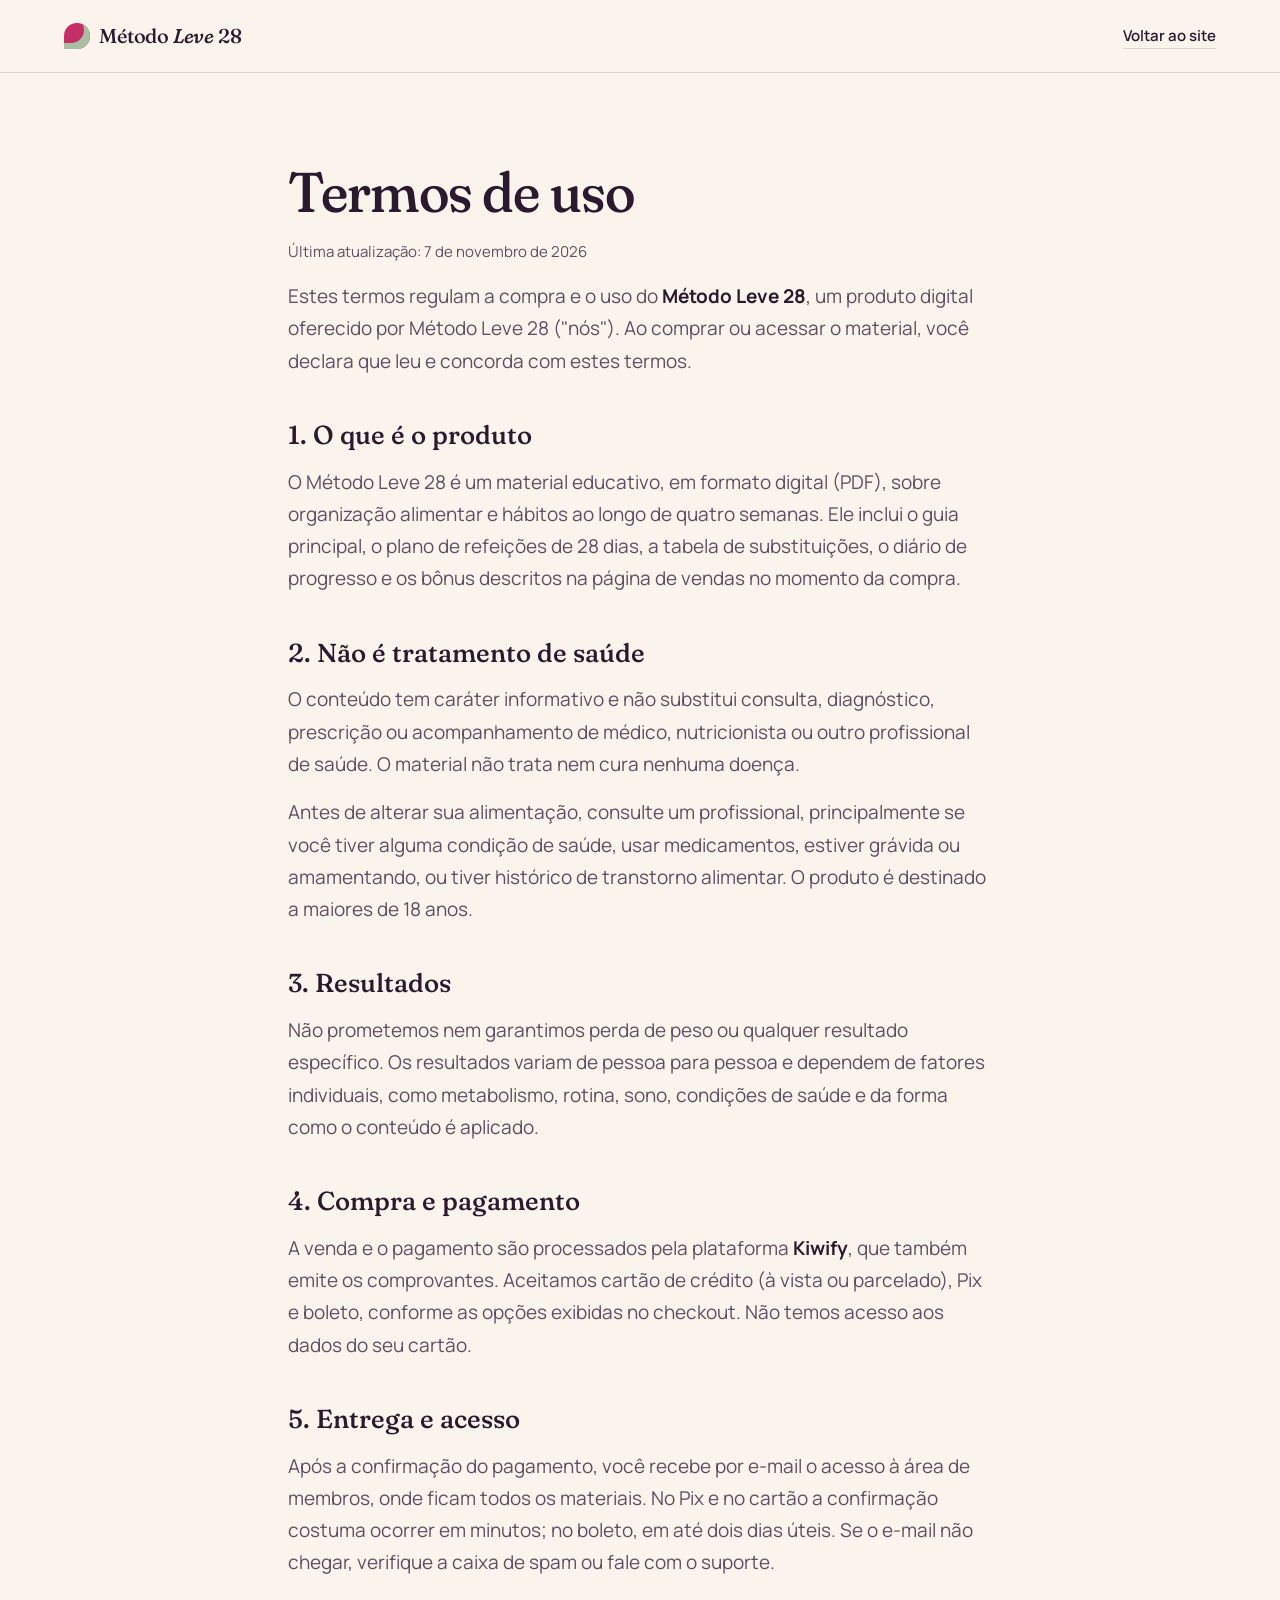
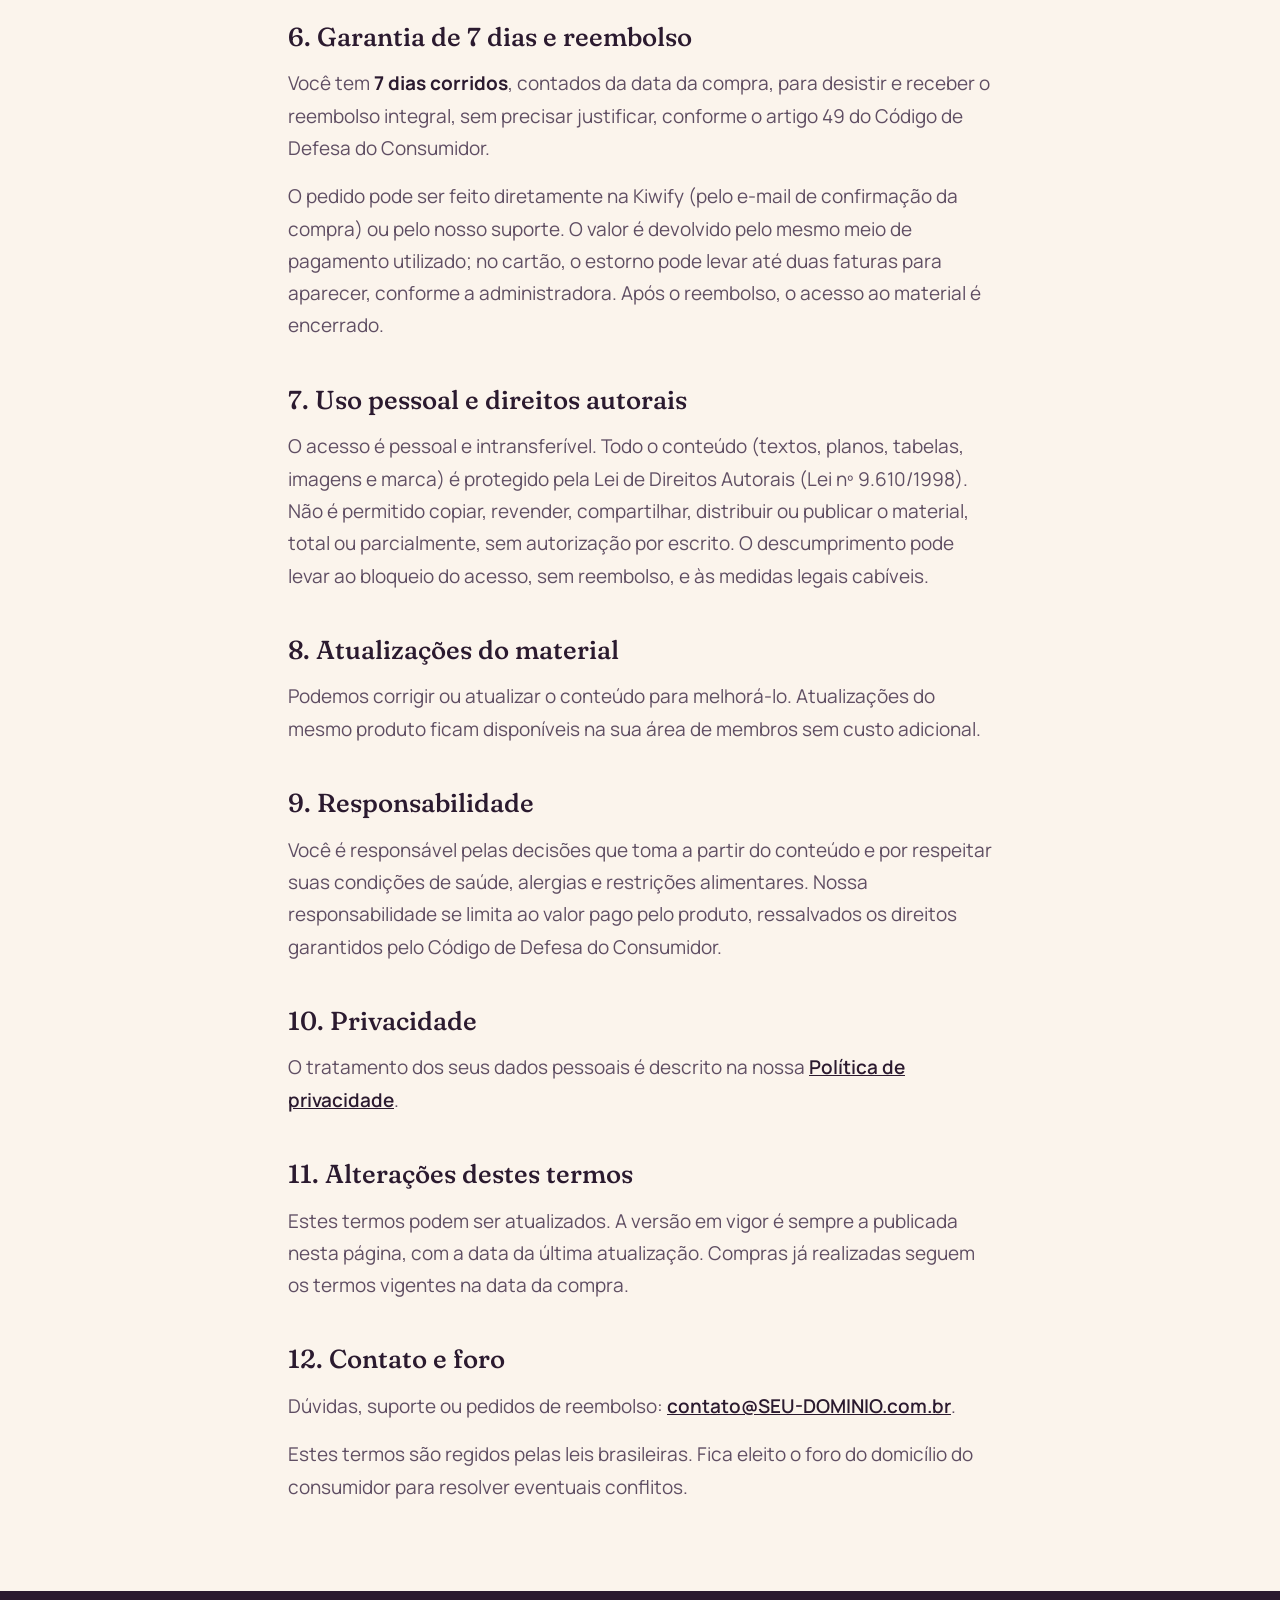
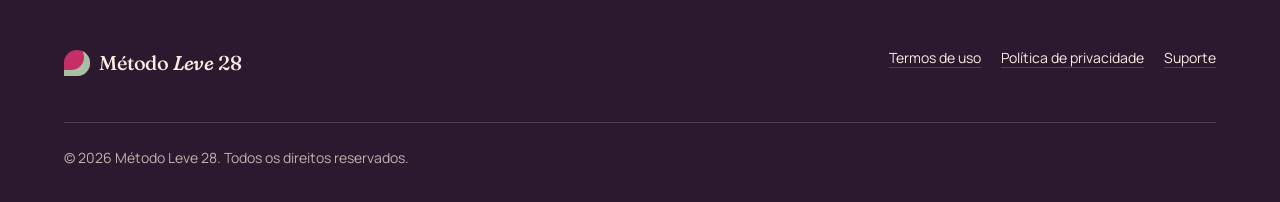
<file: termos.html>
<!doctype html>
<html lang="pt-BR">
<head>
  <meta charset="utf-8">
  <meta name="viewport" content="width=device-width, initial-scale=1">
  <title>Termos de uso — Método Leve 28</title>
  <meta name="description" content="Termos de uso do Método Leve 28: compra, entrega, garantia de 7 dias, reembolso e direitos autorais.">
  <meta name="robots" content="noindex, follow">
  <meta name="theme-color" content="#2B1A2F">
  <link rel="preconnect" href="https://fonts.googleapis.com">
  <link rel="preconnect" href="https://fonts.gstatic.com" crossorigin>
  <link href="https://fonts.googleapis.com/css2?family=Fraunces:ital,opsz,wght,SOFT@0,9..144,300..700,0..100;1,9..144,300..700,0..100&family=Manrope:wght@400;500;600;700&display=swap" rel="stylesheet">
  <link rel="stylesheet" href="assets/css/style.css">
</head>
<body>
<header class="legal-top">
  <div class="wrap">
    <a class="brand" href="index.html" aria-label="Método Leve 28, página inicial">
      <span class="brand__mark" aria-hidden="true"></span>
      <span class="brand__name">Método <em>Leve</em> 28</span>
    </a>
    <a class="legal-top__back" href="index.html">Voltar ao site</a>
  </div>
</header>
<main class="legal">
  <article class="wrap legal__inner">
    <h1>Termos de uso</h1>
    <p class="legal__updated">Última atualização: 7 de novembro de 2026</p>

    <p>Estes termos regulam a compra e o uso do <strong>Método Leve 28</strong>, um produto digital oferecido por <span data-owner>Método Leve 28</span> ("nós"). Ao comprar ou acessar o material, você declara que leu e concorda com estes termos.</p>

    <h2>1. O que é o produto</h2>
    <p>O Método Leve 28 é um material educativo, em formato digital (PDF), sobre organização alimentar e hábitos ao longo de quatro semanas. Ele inclui o guia principal, o plano de refeições de 28 dias, a tabela de substituições, o diário de progresso e os bônus descritos na página de vendas no momento da compra.</p>

    <h2>2. Não é tratamento de saúde</h2>
    <p>O conteúdo tem caráter informativo e não substitui consulta, diagnóstico, prescrição ou acompanhamento de médico, nutricionista ou outro profissional de saúde. O material não trata nem cura nenhuma doença.</p>
    <p>Antes de alterar sua alimentação, consulte um profissional, principalmente se você tiver alguma condição de saúde, usar medicamentos, estiver grávida ou amamentando, ou tiver histórico de transtorno alimentar. O produto é destinado a maiores de 18 anos.</p>

    <h2>3. Resultados</h2>
    <p>Não prometemos nem garantimos perda de peso ou qualquer resultado específico. Os resultados variam de pessoa para pessoa e dependem de fatores individuais, como metabolismo, rotina, sono, condições de saúde e da forma como o conteúdo é aplicado.</p>

    <h2>4. Compra e pagamento</h2>
    <p>A venda e o pagamento são processados pela plataforma <strong>Kiwify</strong>, que também emite os comprovantes. Aceitamos cartão de crédito (à vista ou parcelado), Pix e boleto, conforme as opções exibidas no checkout. Não temos acesso aos dados do seu cartão.</p>

    <h2>5. Entrega e acesso</h2>
    <p>Após a confirmação do pagamento, você recebe por e-mail o acesso à área de membros, onde ficam todos os materiais. No Pix e no cartão a confirmação costuma ocorrer em minutos; no boleto, em até dois dias úteis. Se o e-mail não chegar, verifique a caixa de spam ou fale com o suporte.</p>

    <h2>6. Garantia de 7 dias e reembolso</h2>
    <p>Você tem <strong><span data-guarantee>7</span> dias corridos</strong>, contados da data da compra, para desistir e receber o reembolso integral, sem precisar justificar, conforme o artigo 49 do Código de Defesa do Consumidor.</p>
    <p>O pedido pode ser feito diretamente na Kiwify (pelo e-mail de confirmação da compra) ou pelo nosso suporte. O valor é devolvido pelo mesmo meio de pagamento utilizado; no cartão, o estorno pode levar até duas faturas para aparecer, conforme a administradora. Após o reembolso, o acesso ao material é encerrado.</p>

    <h2>7. Uso pessoal e direitos autorais</h2>
    <p>O acesso é pessoal e intransferível. Todo o conteúdo (textos, planos, tabelas, imagens e marca) é protegido pela Lei de Direitos Autorais (Lei nº 9.610/1998). Não é permitido copiar, revender, compartilhar, distribuir ou publicar o material, total ou parcialmente, sem autorização por escrito. O descumprimento pode levar ao bloqueio do acesso, sem reembolso, e às medidas legais cabíveis.</p>

    <h2>8. Atualizações do material</h2>
    <p>Podemos corrigir ou atualizar o conteúdo para melhorá-lo. Atualizações do mesmo produto ficam disponíveis na sua área de membros sem custo adicional.</p>

    <h2>9. Responsabilidade</h2>
    <p>Você é responsável pelas decisões que toma a partir do conteúdo e por respeitar suas condições de saúde, alergias e restrições alimentares. Nossa responsabilidade se limita ao valor pago pelo produto, ressalvados os direitos garantidos pelo Código de Defesa do Consumidor.</p>

    <h2>10. Privacidade</h2>
    <p>O tratamento dos seus dados pessoais é descrito na nossa <a href="privacidade.html">Política de privacidade</a>.</p>

    <h2>11. Alterações destes termos</h2>
    <p>Estes termos podem ser atualizados. A versão em vigor é sempre a publicada nesta página, com a data da última atualização. Compras já realizadas seguem os termos vigentes na data da compra.</p>

    <h2>12. Contato e foro</h2>
    <p>Dúvidas, suporte ou pedidos de reembolso: <a href="mailto:contato@SEU-DOMINIO.com.br" data-support-email>contato@SEU-DOMINIO.com.br</a>.</p>
    <p>Estes termos são regidos pelas leis brasileiras. Fica eleito o foro do domicílio do consumidor para resolver eventuais conflitos.</p>
  </article>
</main>
<footer class="footer">
  <div class="wrap footer__grid">
    <div>
      <a class="brand brand--footer" href="index.html"><span class="brand__mark" aria-hidden="true"></span><span class="brand__name">Método <em>Leve</em> 28</span></a>
    </div>
    <ul class="footer__links">
      <li><a href="termos.html">Termos de uso</a></li>
      <li><a href="privacidade.html">Política de privacidade</a></li>
      <li><a href="mailto:contato@SEU-DOMINIO.com.br" data-support-email>Suporte</a></li>
    </ul>
  </div>
  <p class="footer__copy wrap">© <span data-year></span> Método Leve 28. Todos os direitos reservados. <span data-owner-footer></span></p>
</footer>
<script src="assets/js/main.js" defer></script>
</body>
</html>
</file>
<file: assets/css/style.css>
/* ============================================================
   MÉTODO LEVE 28 — folha de estilos
   Mobile-first. Tokens no :root; seções em ordem de leitura.
   ============================================================ */

:root {
  /* Paleta */
  --paper: #FBF4EC;        /* damasco claro: fundo principal */
  --paper-2: #F3E6DA;      /* damasco profundo: blocos secundários */
  --ink: #2B1A2F;          /* berinjela: texto e seções escuras */
  --ink-2: #3A2740;        /* berinjela elevada */
  --ink-soft: #5F4E63;     /* texto secundário */
  --cream: #F8ECE0;        /* texto sobre fundo escuro */
  --cream-soft: rgba(248, 236, 224, 0.72);
  --accent: #C62E67;       /* framboesa: ação */
  --accent-deep: #A3224F;
  --accent-tint: rgba(198, 46, 103, 0.10);
  --sage: #A9BFA3;         /* sálvia: respiro, formas */
  --sage-deep: #6E8A69;
  --sage-tint: rgba(169, 191, 163, 0.30);
  --line: rgba(43, 26, 47, 0.14);
  --line-light: rgba(248, 236, 224, 0.18);

  /* Tipografia */
  --font-display: "Fraunces", Georgia, serif;
  --font-body: "Manrope", system-ui, -apple-system, "Segoe UI", sans-serif;
  --fs-xs: 0.875rem;
  --fs-sm: 0.9375rem;
  --fs-md: clamp(1.0625rem, 1rem + 0.3vw, 1.1875rem);
  --fs-lead: clamp(1.1875rem, 1.05rem + 0.6vw, 1.4375rem);
  --fs-h3: clamp(1.25rem, 1.1rem + 0.7vw, 1.625rem);
  --fs-h2: clamp(2rem, 1.3rem + 3vw, 3.25rem);
  --fs-h1: clamp(2.4rem, 1rem + 4vw, 4.2rem);

  /* Layout */
  --wrap: 72rem;
  --gutter: clamp(1.25rem, 4vw, 3rem);
  --section: clamp(4.5rem, 10vw, 8.5rem);
  --radius: 1.25rem;
  --radius-sm: 0.75rem;

  --ease-out: cubic-bezier(0.22, 1, 0.36, 1);
}

/* ---------- Base ---------- */
*, *::before, *::after { box-sizing: border-box; }
html { scroll-behavior: smooth; -webkit-text-size-adjust: 100%; }
@media (prefers-reduced-motion: reduce) { html { scroll-behavior: auto; } }

body {
  margin: 0;
  background: var(--paper);
  color: var(--ink);
  font-family: var(--font-body);
  font-size: var(--fs-md);
  line-height: 1.6;
  -webkit-font-smoothing: antialiased;
  text-rendering: optimizeLegibility;
}

h1, h2, h3, h4 { margin: 0; font-weight: 500; line-height: 1.1; }
p { margin: 0; }
ul, ol { margin: 0; padding: 0; list-style: none; }
a { color: inherit; }
svg { display: block; }
img { max-width: 100%; display: block; }

.wrap { width: min(100% - 2 * var(--gutter), var(--wrap)); margin-inline: auto; }

.skip {
  position: absolute; left: 1rem; top: -4rem;
  padding: .6rem 1rem; background: var(--ink); color: var(--cream);
  border-radius: var(--radius-sm); z-index: 100; transition: top .2s;
}
.skip:focus { top: 1rem; }

:focus-visible { outline: 3px solid var(--accent); outline-offset: 3px; border-radius: 4px; }

/* Tipos reutilizáveis */
.h2 {
  font-family: var(--font-display);
  font-size: var(--fs-h2);
  font-variation-settings: "SOFT" 60, "opsz" 72;
  letter-spacing: -0.015em;
  max-width: 22ch;
  text-wrap: balance;
}
.h2--light { color: var(--cream); }
.lead { font-size: var(--fs-lead); line-height: 1.5; color: var(--ink-soft); max-width: 58ch; }
.lead--light { color: var(--cream); }

/* ---------- Botões ---------- */
.btn {
  --btn-bg: var(--ink);
  --btn-fg: var(--cream);
  position: relative;
  display: inline-flex; align-items: center; justify-content: center; gap: .5rem;
  padding: .95rem 1.6rem;
  background: var(--btn-bg); color: var(--btn-fg);
  font: 600 1rem/1.2 var(--font-body);
  letter-spacing: 0.005em;
  text-align: center;
  text-decoration: none;
  border: 0; border-radius: 999px;
  cursor: pointer;
  isolation: isolate; overflow: hidden;
  transition: transform .25s var(--ease-out), box-shadow .25s var(--ease-out), background-color .25s;
  will-change: transform;
}
.btn::after {
  /* brilho que atravessa no hover: a única microinteração dos botões */
  content: ""; position: absolute; inset: 0; z-index: -1;
  background: linear-gradient(115deg, transparent 35%, rgba(255,255,255,.22) 50%, transparent 65%);
  transform: translateX(-120%);
  transition: transform .7s var(--ease-out);
}
.btn:hover::after { transform: translateX(120%); }
.btn:hover { transform: translateY(-2px); }
.btn:active { transform: translateY(0) scale(.985); }

.btn--primary {
  --btn-bg: var(--accent);
  --btn-fg: #fff;
  box-shadow: 0 10px 28px -12px rgba(198, 46, 103, .75);
}
.btn--primary:hover { background: var(--accent-deep); box-shadow: 0 16px 32px -14px rgba(198, 46, 103, .85); }
.btn--ghost {
  --btn-bg: transparent;
  --btn-fg: var(--ink);
  box-shadow: inset 0 0 0 1.5px var(--line);
}
.btn--ghost:hover { box-shadow: inset 0 0 0 1.5px var(--ink); }
.btn--lg { padding: 1.15rem 2rem; font-size: 1.0625rem; }
.btn--block { width: 100%; }

@media (prefers-reduced-motion: reduce) {
  .btn, .btn::after { transition: none; }
  .btn:hover { transform: none; }
}

/* ============================================================
   01 · HERO
   ============================================================ */
.hero {
  position: relative;
  overflow: clip;
  padding-bottom: clamp(3rem, 8vw, 6rem);
}

.nav {
  display: flex; align-items: center; justify-content: space-between; gap: 1rem;
  padding-block: 1.25rem;
}
.brand { display: inline-flex; align-items: center; gap: .6rem; text-decoration: none; }
.brand__mark {
  width: 1.6rem; height: 1.6rem; border-radius: 50% 50% 50% 0;
  background: var(--accent);
  box-shadow: inset -6px -6px 0 var(--sage);
}
.brand__name { font-family: var(--font-display); font-size: 1.25rem; font-weight: 500; letter-spacing: -0.01em; }
.brand__name em { font-style: italic; font-variation-settings: "SOFT" 100; }
.nav__trust { display: none; gap: 1.5rem; font-size: var(--fs-xs); color: var(--ink-soft); }
.nav__trust li { position: relative; }
.nav__trust li + li::before {
  content: ""; position: absolute; left: -.75rem; top: 50%; width: 1px; height: 1em;
  background: var(--line); transform: translateY(-50%);
}
.nav__cta { padding: .7rem 1.1rem; font-size: .9375rem; }
@media (min-width: 48rem) { .nav__trust { display: flex; } }

.hero__grid {
  display: grid; gap: 3rem;
  padding-top: clamp(1.25rem, 4vw, 3rem);
}
.hero__title {
  font-family: var(--font-display);
  font-size: var(--fs-h1);
  font-weight: 400;
  font-variation-settings: "SOFT" 50, "opsz" 144;
  line-height: 1.0;
  letter-spacing: -0.025em;
  text-wrap: balance;
}
.hero__title .line { display: block; overflow: hidden; padding-bottom: .06em; }
.hero__title .line > span { display: inline-block; }
.hero__title .line--soft { font-style: italic; color: var(--ink-soft); font-variation-settings: "SOFT" 100, "opsz" 144; }
.hero__title .line--soft { margin-top: .12em; }
.hero__lead { margin-top: 1.75rem; font-size: var(--fs-lead); line-height: 1.5; color: var(--ink-soft); max-width: 52ch; }
.hero__actions { margin-top: 2rem; display: flex; flex-wrap: wrap; align-items: center; gap: 1rem 1.5rem; }
.hero__secondary { font-weight: 600; font-size: .9375rem; color: var(--ink); text-decoration: none; border-bottom: 1.5px solid var(--line); padding-bottom: .1rem; transition: border-color .2s; }
.hero__secondary:hover { border-color: var(--ink); }
.hero__proof { margin-top: 2.25rem; display: grid; gap: .55rem; font-size: var(--fs-sm); color: var(--ink-soft); }
.hero__proof li { display: flex; gap: .65rem; align-items: baseline; }
.hero__proof li::before {
  content: ""; flex: none; width: .5rem; height: .5rem; border-radius: 50%;
  background: var(--sage-deep); transform: translateY(-.05rem);
}

/* Composição do produto */
.hero__visual { position: relative; min-height: 22rem; display: grid; place-items: center; }
.shape {
  position: absolute; inset: 5% 0 0 8%;
  width: 86%; aspect-ratio: 1;
  background: var(--sage);
  border-radius: 58% 42% 48% 52% / 55% 45% 55% 45%;
  opacity: .9;
}
.stack { position: relative; width: min(100%, 26rem); aspect-ratio: 1 / .95; perspective: 1400px; }

/* Livro 3D em CSS */
.book {
  position: absolute;
  width: var(--w, 12rem);
  aspect-ratio: 1 / 1.42;
  transform-style: preserve-3d;
  transform: var(--t, none);
  filter: drop-shadow(0 30px 30px rgba(43,26,47,.28));
}
.book__cover {
  position: absolute; inset: 0;
  border-radius: 4px 10px 10px 4px;
  background: var(--cover, var(--ink));
  color: var(--cover-fg, var(--cream));
  padding: 1rem 1.1rem;
  display: flex; flex-direction: column; justify-content: space-between;
  overflow: hidden;
}
.book__cover::before {
  /* vinco próximo à lombada */
  content: ""; position: absolute; left: 0; top: 0; bottom: 0; width: 10%;
  background: linear-gradient(90deg, rgba(0,0,0,.28), rgba(0,0,0,0) 60%, rgba(255,255,255,.06));
}
.book__cover::after {
  /* forma orgânica da identidade, no canto inferior */
  content: ""; position: absolute; right: -25%; bottom: -30%; width: 75%; aspect-ratio: 1;
  border-radius: 58% 42% 48% 52% / 55% 45% 55% 45%;
  background: var(--cover-shape, var(--sage));
  opacity: .9;
}
.book__kicker { position: relative; z-index: 1; font: 600 .62rem/1.2 var(--font-body); letter-spacing: .02em; opacity: .75; }
.book__title {
  position: relative; z-index: 1;
  font-family: var(--font-display); font-size: 1.9rem; line-height: .95; letter-spacing: -0.02em;
  font-variation-settings: "SOFT" 60, "opsz" 72;
}
.book__title--sm { font-size: 1.25rem; line-height: 1.05; }
.book__sub { position: relative; z-index: 1; font-size: .66rem; line-height: 1.3; opacity: .8; max-width: 90%; }
.book__spine {
  position: absolute; left: 0; top: 2px; bottom: 2px; width: 1.1rem;
  background: var(--paper-2);
  transform: rotateY(-90deg) translateX(-50%);
  transform-origin: left;
  border-radius: 2px 0 0 2px;
  background-image: repeating-linear-gradient(90deg, rgba(0,0,0,.06) 0 1px, transparent 1px 3px);
}

.book--main {
  --w: 56%;
  --cover: var(--ink);
  --cover-shape: var(--accent);
  --t: translate(-62%, 0) rotateY(-18deg) rotateX(3deg);
  left: 50%; top: 6%; z-index: 2;
}
.book--main .book__kicker { color: var(--cream); }
.book--plan {
  --w: 44%;
  --cover: var(--paper);
  --cover-fg: var(--ink);
  --cover-shape: var(--sage);
  --t: translate(-112%, 10%) rotateY(-26deg) rotateX(4deg);
  left: 50%; top: 20%; z-index: 1;
}
.book--diary { --cover: var(--sage-deep); --cover-shape: var(--paper); }
.book--bonus { --cover: var(--accent); --cover-shape: var(--ink); }

/* Celular */
.phone {
  position: absolute; right: 0; bottom: -3%; z-index: 3;
  width: 31%; aspect-ratio: 1 / 2.05;
  background: var(--ink-2);
  border-radius: 1.4rem; padding: .4rem;
  box-shadow: 0 30px 40px -20px rgba(43,26,47,.5), inset 0 0 0 1px rgba(255,255,255,.12);
  transform: rotate(6deg);
}
.phone__bar { position: absolute; top: .55rem; left: 50%; transform: translateX(-50%); width: 30%; height: .32rem; border-radius: 99px; background: rgba(0,0,0,.5); }
.phone__screen {
  height: 100%; border-radius: 1.1rem; background: var(--paper);
  padding: 1.5rem .7rem .7rem; display: flex; flex-direction: column; gap: .45rem; color: var(--ink);
}
.phone__eyebrow { font-size: .5rem; color: var(--accent); font-weight: 700; }
.phone__h { font-family: var(--font-display); font-size: .95rem; line-height: 1.05; margin-bottom: .2rem; }
.phone__row { display: flex; align-items: center; gap: .35rem; font-size: .5rem; line-height: 1.3; color: var(--ink-soft); }
.phone__row i { flex: none; width: .55rem; height: .55rem; border-radius: 50%; border: 1.5px solid var(--sage-deep); }
.phone__row:first-of-type i { background: var(--sage-deep); }

@media (min-width: 60rem) {
  .hero__grid { grid-template-columns: 7fr 5fr; align-items: center; gap: 4rem; }
  .hero__visual { min-height: 34rem; }
}

/* Entrada orquestrada do hero (única animação não disparada pelo usuário) */
.hero__title .line > span { transform: translateY(110%); opacity: 0; animation: rise .9s var(--ease-out) forwards; }
.hero__title .line:nth-child(1) > span { animation-delay: .05s; }
.hero__title .line:nth-child(2) > span { animation-delay: .22s; }
.hero__lead, .hero__actions, .hero__proof { opacity: 0; animation: fade .9s var(--ease-out) forwards; }
.hero__lead { animation-delay: .5s; }
.hero__actions { animation-delay: .62s; }
.hero__proof { animation-delay: .74s; }
.hero__visual .shape { transform: scale(.85); opacity: 0; animation: bloom 1.3s var(--ease-out) .2s forwards; }
.hero__visual .book, .hero__visual .phone { opacity: 0; animation: settle 1.1s var(--ease-out) forwards; }
.hero__visual .book--main { animation-delay: .45s; }
.hero__visual .book--plan { animation-delay: .6s; }
.hero__visual .phone { animation-delay: .75s; }

@keyframes rise { to { transform: translateY(0); opacity: 1; } }
@keyframes fade { from { transform: translateY(10px); } to { transform: none; opacity: 1; } }
@keyframes bloom { to { transform: none; opacity: .9; } }
@keyframes settle { from { translate: 0 28px; } to { translate: 0 0; opacity: 1; } }

@media (prefers-reduced-motion: reduce) {
  .hero__title .line > span, .hero__lead, .hero__actions, .hero__proof,
  .hero__visual .shape, .hero__visual .book, .hero__visual .phone { animation: none; opacity: 1; transform: var(--t, none); }
  .hero__visual .shape { transform: none; }
}

/* ============================================================
   02 · PROBLEMA (seção escura, íntima)
   ============================================================ */
.problem { background: var(--ink); color: var(--cream); padding-block: var(--section); }
.problem__grid { display: grid; gap: 2.5rem; }
.problem__list { display: grid; gap: 0; counter-reset: p; }
.problem__list li {
  padding: 1.25rem 0 1.25rem 2.75rem; position: relative;
  border-top: 1px solid var(--line-light);
  font-size: var(--fs-lead); line-height: 1.4;
  font-family: var(--font-display); font-weight: 300;
  font-variation-settings: "SOFT" 40, "opsz" 24;
  color: var(--cream);
}
.problem__list li:last-child { border-bottom: 1px solid var(--line-light); }
.problem__list li::before {
  content: ""; position: absolute; left: .25rem; top: 1.9rem;
  width: 1.1rem; height: 1.1rem; border-radius: 50%;
  border: 1.5px solid var(--sage);
}
.problem__agit { display: grid; gap: 1.25rem; color: var(--cream-soft); max-width: 58ch; }
.problem__agit .lead { font-family: var(--font-display); font-size: var(--fs-h3); font-variation-settings: "SOFT" 80; color: var(--cream); }

@media (min-width: 60rem) {
  .problem__grid { grid-template-columns: 5fr 7fr; column-gap: 5rem; }
  .problem__head { grid-column: 1; grid-row: 1 / span 2; }
  .problem__list { grid-column: 2; }
  .problem__agit { grid-column: 2; }
}

/* ============================================================
   03 · MÉTODO
   ============================================================ */
.method { padding-block: var(--section); }
.method__intro { display: grid; gap: 1.5rem; max-width: 60rem; }
.pillars { margin-top: clamp(3rem, 6vw, 5rem); display: grid; gap: 2.5rem; }
.pillar { display: grid; gap: .9rem; align-content: start; }
.pillar__icon { width: 2.75rem; color: var(--sage-deep); }
.pillar h3 { font-family: var(--font-display); font-size: var(--fs-h3); font-variation-settings: "SOFT" 70; }
.pillar p { color: var(--ink-soft); max-width: 44ch; }
@media (min-width: 48rem) { .pillars { grid-template-columns: repeat(3, 1fr); gap: 3rem; } }

.weeks {
  margin-top: clamp(3.5rem, 7vw, 6rem);
  background: var(--paper-2);
  border-radius: var(--radius);
  padding: clamp(1.75rem, 4vw, 3.5rem);
  display: grid; gap: 2rem;
}
.weeks__title { font-family: var(--font-display); font-size: var(--fs-h3); font-variation-settings: "SOFT" 70; }
.weeks__list { display: grid; gap: 1.5rem; }
.weeks__list li { display: grid; gap: .35rem; padding-top: 1rem; border-top: 1.5px solid var(--ink); }
.weeks__n { font-size: var(--fs-xs); font-weight: 700; color: var(--accent); }
.weeks__list h4 { font-family: var(--font-display); font-size: 1.5rem; font-variation-settings: "SOFT" 70; }
.weeks__list p { color: var(--ink-soft); font-size: var(--fs-sm); line-height: 1.55; }
.weeks__how { color: var(--ink-soft); max-width: 60ch; }
.weeks .btn { justify-self: start; }
@media (min-width: 48rem) { .weeks__list { grid-template-columns: repeat(4, 1fr); gap: 2rem; } }

/* ============================================================
   04 · BENEFÍCIOS
   ============================================================ */
.benefits { padding-block: var(--section); border-top: 1px solid var(--line); }
.benefits__grid { margin: 3rem 0 0; display: grid; gap: 2.25rem 3rem; }
.benefits__grid > div { display: grid; gap: .5rem; padding-left: 1.5rem; position: relative; }
.benefits__grid > div::before {
  content: ""; position: absolute; left: 0; top: .55rem;
  width: .6rem; height: .6rem; border-radius: 50% 50% 50% 0; background: var(--accent);
}
.benefits__grid dt { font-family: var(--font-display); font-size: var(--fs-h3); font-variation-settings: "SOFT" 70; line-height: 1.15; }
.benefits__grid dd { margin: 0; color: var(--ink-soft); max-width: 42ch; }
@media (min-width: 40rem) { .benefits__grid { grid-template-columns: repeat(2, 1fr); } }
@media (min-width: 64rem) { .benefits__grid { grid-template-columns: repeat(3, 1fr); } }

/* ============================================================
   05 · O QUE VOCÊ RECEBE
   ============================================================ */
.contents { padding-block: var(--section); background: var(--paper-2); }
.contents__grid { display: grid; gap: 3.5rem; }
.contents__visual { display: grid; place-items: center; }
.shelf {
  position: relative; width: min(100%, 30rem); aspect-ratio: 1 / .5;
}
.shelf::after {
  content: ""; position: absolute; left: 2%; right: 2%; bottom: 0; height: 1.25rem;
  border-radius: 50%; background: rgba(43,26,47,.16); filter: blur(10px);
}
.book--shelf { --w: 24%; --t: perspective(1100px) rotateY(-16deg); top: auto; bottom: 10%; filter: drop-shadow(0 18px 18px rgba(43,26,47,.22)); }
.book--shelf.book--main  { left: 0;     z-index: 4; }
.book--shelf.book--plan  { left: 25.3%; z-index: 3; bottom: 4%; }
.book--shelf.book--diary { left: 50.6%; z-index: 2; }
.book--shelf.book--bonus { left: 76%; z-index: 1; bottom: 4%; }
.book--shelf .book__cover { padding: .75rem .8rem; border-radius: 3px 8px 8px 3px; }
.book--shelf .book__kicker { font-size: .5rem; }
.book--shelf .book__title { font-size: clamp(.95rem, 2.9vw, 1.35rem); }
.book--shelf .book__title--sm { font-size: clamp(.68rem, 2vw, .95rem); line-height: 1.1; }
.book--shelf.book--diary .book__cover::after { background: var(--paper); opacity: .7; }
.book--shelf.book--bonus .book__kicker { opacity: .9; }
@media (min-width: 60rem) {
  .book--shelf .book__title { font-size: 1.35rem; }
  .book--shelf .book__title--sm { font-size: .95rem; }
}

.contents__copy { display: grid; gap: 2rem; }
.items { display: grid; gap: 1.5rem; }
.items li { display: grid; gap: .35rem; padding-left: 1.75rem; position: relative; }
.items li::before {
  content: ""; position: absolute; left: 0; top: .45rem; width: .9rem; height: .9rem;
  border-radius: 50%; border: 1.5px solid var(--sage-deep);
  background: radial-gradient(circle at center, var(--sage-deep) 35%, transparent 38%);
}
.items h3 { font-family: var(--font-display); font-size: 1.35rem; font-variation-settings: "SOFT" 70; }
.items p { color: var(--ink-soft); font-size: var(--fs-sm); line-height: 1.55; max-width: 52ch; }
.items__bonus-title { font-size: var(--fs-xs); font-weight: 700; color: var(--accent); margin-top: .5rem; padding-top: 1.5rem; border-top: 1px solid var(--line); }
.items--bonus { margin-top: -1rem; }
.items--bonus li::before { border-color: var(--accent); background: radial-gradient(circle at center, var(--accent) 35%, transparent 38%); }
.items__format { color: var(--ink-soft); font-size: var(--fs-sm); padding-top: 1.5rem; border-top: 1px solid var(--line); }

@media (min-width: 60rem) {
  .contents__grid { grid-template-columns: 1fr 1fr; align-items: center; gap: 5rem; }
  .contents__visual { position: sticky; top: 6rem; }
}

/* ============================================================
   06 · PROVA SOCIAL (oculta até existir conteúdo real)
   ============================================================ */
.social { padding-block: var(--section); }
.social[hidden] { display: none; }
.social__grid { margin-top: 3rem; display: grid; gap: 2rem; }
.quote { margin: 0; display: grid; gap: 1.25rem; padding: 2rem; border-radius: var(--radius); background: var(--paper-2); }
.quote blockquote { margin: 0; font-family: var(--font-display); font-size: var(--fs-lead); line-height: 1.35; font-weight: 300; font-variation-settings: "SOFT" 60, "opsz" 24; }
.quote figcaption { display: grid; font-size: var(--fs-sm); color: var(--ink-soft); }
.quote figcaption strong { color: var(--ink); }
[data-placeholder] { color: var(--accent); }
@media (min-width: 48rem) { .social__grid { grid-template-columns: repeat(3, 1fr); } }

/* ============================================================
   07 · OFERTA
   ============================================================ */
.offer { background: var(--ink); color: var(--cream); padding-block: var(--section); }
.offer__grid { display: grid; gap: 3rem; }
.offer__copy { display: grid; gap: 1.75rem; align-content: start; }
.offer__assurances { display: grid; gap: .75rem; color: var(--cream-soft); font-size: var(--fs-sm); }
.offer__assurances li { display: flex; gap: .75rem; align-items: baseline; }
.offer__assurances li::before { content: ""; flex: none; width: .5rem; height: .5rem; border-radius: 50%; background: var(--sage); transform: translateY(-.1rem); }

.price {
  background: var(--paper);
  color: var(--ink);
  border-radius: var(--radius);
  padding: clamp(1.75rem, 4vw, 2.75rem);
  display: grid; gap: 1.75rem;
  box-shadow: 0 40px 80px -40px rgba(0,0,0,.6);
}
.price__head { display: flex; justify-content: space-between; align-items: baseline; gap: 1rem; padding-bottom: 1.25rem; border-bottom: 1.5px solid var(--ink); }
.price__head h3 { font-family: var(--font-display); font-size: var(--fs-h3); font-variation-settings: "SOFT" 70; }
.price__head p { font-size: var(--fs-xs); font-weight: 700; color: var(--sage-deep); }
.price__list { display: grid; gap: .65rem; font-size: var(--fs-sm); }
.price__list li { display: flex; gap: .75rem; align-items: baseline; }
.price__list li::before {
  content: ""; flex: none; width: .7rem; height: .7rem; border-radius: 50%;
  border: 1.5px solid var(--sage-deep); background: var(--sage-deep);
  transform: translateY(.02rem);
}
.price__bonus { color: var(--ink-soft); }
.price__bonus::before { background: transparent !important; border-color: var(--accent) !important; }
.price__value { display: grid; grid-template-columns: auto auto 1fr; align-items: baseline; column-gap: .5rem; padding-top: 1.25rem; border-top: 1px solid var(--line); }
.price__currency { font-family: var(--font-display); font-size: 1.5rem; color: var(--ink-soft); }
.price__amount { font-family: var(--font-display); font-size: clamp(3.5rem, 8vw, 4.75rem); line-height: .9; letter-spacing: -0.03em; font-variation-settings: "SOFT" 50, "opsz" 144; }
.price__terms { font-size: var(--fs-sm); color: var(--ink-soft); line-height: 1.35; align-self: end; padding-left: .5rem; }
.price__guarantee { display: flex; gap: .65rem; align-items: flex-start; font-size: var(--fs-sm); color: var(--ink-soft); line-height: 1.45; }
.price__guarantee svg { width: 1.35rem; flex: none; color: var(--sage-deep); margin-top: .1rem; }

@media (min-width: 60rem) {
  .offer__grid { grid-template-columns: 6fr 5fr; gap: 5rem; align-items: center; }
}

/* ============================================================
   08 · OBJEÇÕES
   ============================================================ */
.objections { padding-block: var(--section); }
.obj__grid { margin-top: 3rem; display: grid; gap: 2.5rem 3rem; }
.obj { display: grid; gap: .6rem; padding-top: 1.25rem; border-top: 1.5px solid var(--ink); }
.obj h3 { font-family: var(--font-display); font-style: italic; font-size: var(--fs-h3); font-variation-settings: "SOFT" 100; line-height: 1.15; }
.obj p { color: var(--ink-soft); font-size: var(--fs-sm); line-height: 1.6; }
@media (min-width: 40rem) { .obj__grid { grid-template-columns: repeat(2, 1fr); } }
@media (min-width: 64rem) { .obj__grid { grid-template-columns: repeat(3, 1fr); } }

/* ============================================================
   09 · FAQ
   ============================================================ */
.faq { padding-block: var(--section); background: var(--paper-2); }
.faq__grid { display: grid; gap: 2.5rem; }
.faq__head { display: grid; gap: 1rem; align-content: start; color: var(--ink-soft); }
.faq__head a { color: var(--ink); font-weight: 600; }
.accordion { border-top: 1px solid var(--line); }
.accordion details { border-bottom: 1px solid var(--line); }
.accordion summary {
  list-style: none; cursor: pointer;
  display: flex; justify-content: space-between; align-items: center; gap: 1.5rem;
  padding: 1.25rem 0;
  font-family: var(--font-display); font-size: 1.3rem; line-height: 1.2; font-variation-settings: "SOFT" 70;
  transition: color .2s;
}
.accordion summary::-webkit-details-marker { display: none; }
.accordion summary::after {
  content: ""; flex: none; width: 1.6rem; height: 1.6rem; border-radius: 50%;
  border: 1.5px solid var(--ink);
  background:
    linear-gradient(var(--ink), var(--ink)) center / 45% 1.5px no-repeat,
    linear-gradient(var(--ink), var(--ink)) center / 1.5px 45% no-repeat;
  transition: transform .35s var(--ease-out), background .2s;
}
.accordion details[open] summary::after { transform: rotate(45deg); }
.accordion summary:hover { color: var(--accent); }
.accordion__body { overflow: hidden; }
.accordion__body p { padding: 0 0 1.5rem; color: var(--ink-soft); max-width: 62ch; line-height: 1.6; }
@media (min-width: 60rem) { .faq__grid { grid-template-columns: 4fr 8fr; gap: 5rem; } .faq__head { position: sticky; top: 6rem; } }

/* ============================================================
   10 · CTA FINAL
   ============================================================ */
.final { padding-block: var(--section); text-align: center; position: relative; overflow: clip; }
.final::before {
  content: ""; position: absolute; left: 50%; top: 50%; width: min(70vw, 44rem); aspect-ratio: 1;
  transform: translate(-50%, -50%);
  background: var(--sage-tint);
  border-radius: 58% 42% 48% 52% / 55% 45% 55% 45%;
  z-index: 0;
}
.final__inner { position: relative; z-index: 1; display: grid; gap: 1.75rem; justify-items: center; }
.final__title {
  font-family: var(--font-display); font-size: var(--fs-h2); font-weight: 400;
  font-variation-settings: "SOFT" 60, "opsz" 72; letter-spacing: -0.015em; line-height: 1.08;
  max-width: 24ch; text-wrap: balance;
}
.final__title em { font-style: italic; font-variation-settings: "SOFT" 100, "opsz" 72; }
.final__lead { color: var(--ink-soft); max-width: 50ch; font-size: var(--fs-lead); line-height: 1.5; }
.final__price { font-size: var(--fs-sm); color: var(--ink-soft); }
.final__price .sep { margin-inline: .4rem; opacity: .5; }

/* ============================================================
   Rodapé
   ============================================================ */
.footer { background: var(--ink); color: var(--cream-soft); padding: 3.5rem 0 2rem; font-size: var(--fs-xs); }
.footer__grid { display: grid; gap: 2rem; }
.brand--footer .brand__name { color: var(--cream); }
.footer__legal { margin-top: 1.25rem; max-width: 64ch; line-height: 1.6; }
.footer__links { display: flex; flex-wrap: wrap; gap: 1.25rem; align-content: start; }
.footer__links a { color: var(--cream); text-decoration: none; border-bottom: 1px solid var(--line-light); }
.footer__copy { margin-top: 2.5rem; padding-top: 1.5rem; border-top: 1px solid var(--line-light); }
@media (min-width: 48rem) { .footer__grid { grid-template-columns: 1fr auto; } .footer__links { justify-content: flex-end; } }

/* ============================================================
   Barra fixa (mobile)
   ============================================================ */
.sticky {
  position: fixed; left: 0; right: 0; bottom: 0; z-index: 50;
  padding: .75rem var(--gutter) calc(.75rem + env(safe-area-inset-bottom));
  background: rgba(251, 244, 236, .92);
  backdrop-filter: saturate(140%) blur(10px);
  -webkit-backdrop-filter: saturate(140%) blur(10px);
  border-top: 1px solid var(--line);
  transform: translateY(110%);
  transition: transform .4s var(--ease-out);
}
.sticky.is-visible { transform: none; }
.sticky__inner { display: flex; align-items: center; justify-content: space-between; gap: 1rem; max-width: var(--wrap); margin-inline: auto; }
.sticky__price { font-size: var(--fs-sm); color: var(--ink-soft); }
.sticky__price strong { font-family: var(--font-display); font-size: 1.5rem; color: var(--ink); }
.sticky .btn { padding: .8rem 1.3rem; }
@media (min-width: 60rem) { .sticky { display: none; } }
body.has-sticky { padding-bottom: 5rem; }
@media (min-width: 60rem) { body.has-sticky { padding-bottom: 0; } }

/* ============================================================
   Revelação suave ao rolar (apenas opacidade, sem deslocamento em cascata)
   ============================================================ */
.reveal { opacity: 0; transition: opacity .8s var(--ease-out); }
.reveal.is-in { opacity: 1; }
@media (prefers-reduced-motion: reduce) { .reveal { opacity: 1; transition: none; } }

/* ============================================================
   Páginas legais (termos.html, privacidade.html)
   ============================================================ */
.legal-top { border-bottom: 1px solid var(--line); }
.legal-top .wrap { display: flex; align-items: center; justify-content: space-between; gap: 1rem; padding-block: 1.25rem; }
.legal-top__back { font-size: var(--fs-sm); font-weight: 600; text-decoration: none; border-bottom: 1.5px solid var(--line); }
.legal-top__back:hover { border-color: var(--ink); }
.legal { padding-block: clamp(3rem, 8vw, 5.5rem); }
.legal__inner { max-width: 44rem; }
.legal h1 { font-family: var(--font-display); font-size: clamp(2.25rem, 1.5rem + 3vw, 3.5rem); font-variation-settings: "SOFT" 60, "opsz" 72; letter-spacing: -0.015em; }
.legal__updated { margin-top: 1rem; font-size: var(--fs-sm); color: var(--ink-soft); }
.legal h2 { margin-top: 2.75rem; font-family: var(--font-display); font-size: var(--fs-h3); font-variation-settings: "SOFT" 70; }
.legal p, .legal li { margin-top: 1rem; color: var(--ink-soft); line-height: 1.7; }
.legal ul { margin-top: .5rem; padding-left: 1.25rem; list-style: disc; }
.legal ul li { margin-top: .5rem; }
.legal a { color: var(--ink); font-weight: 600; }
.legal strong { color: var(--ink); }
</file>
